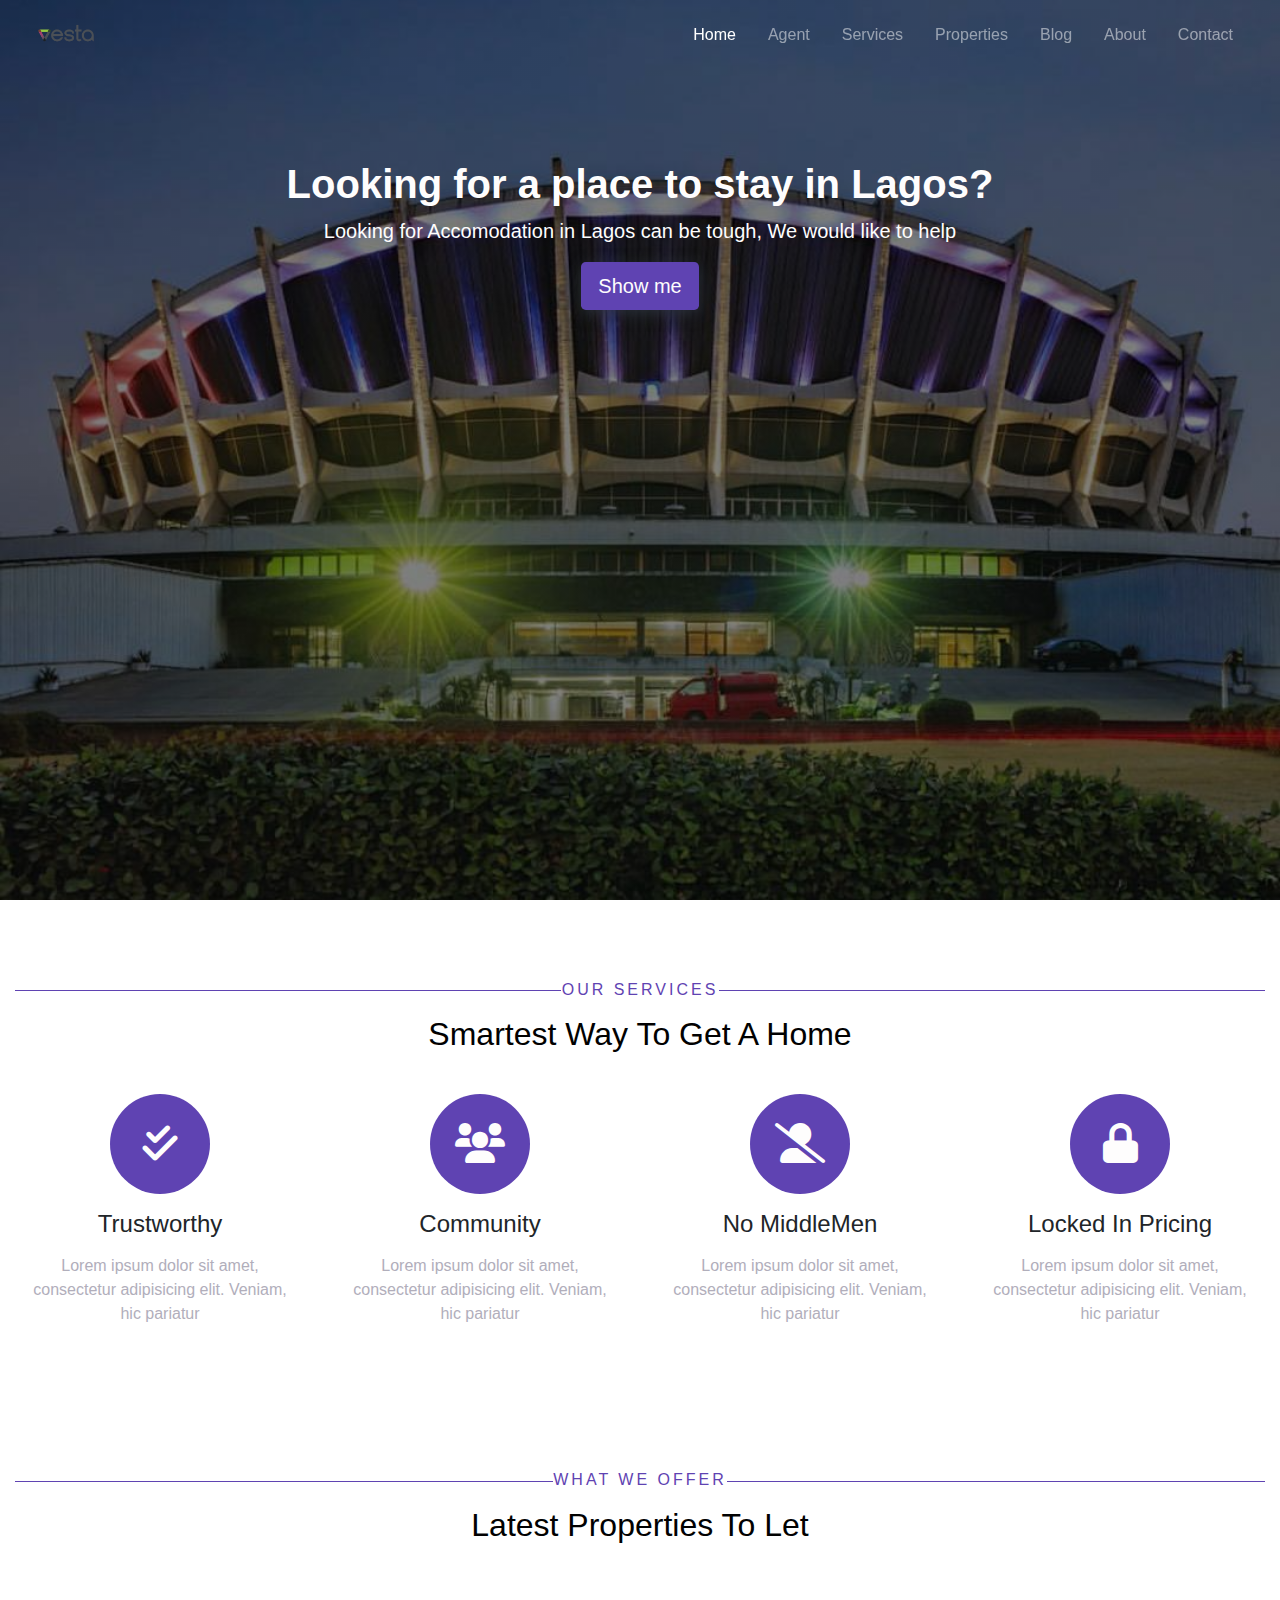
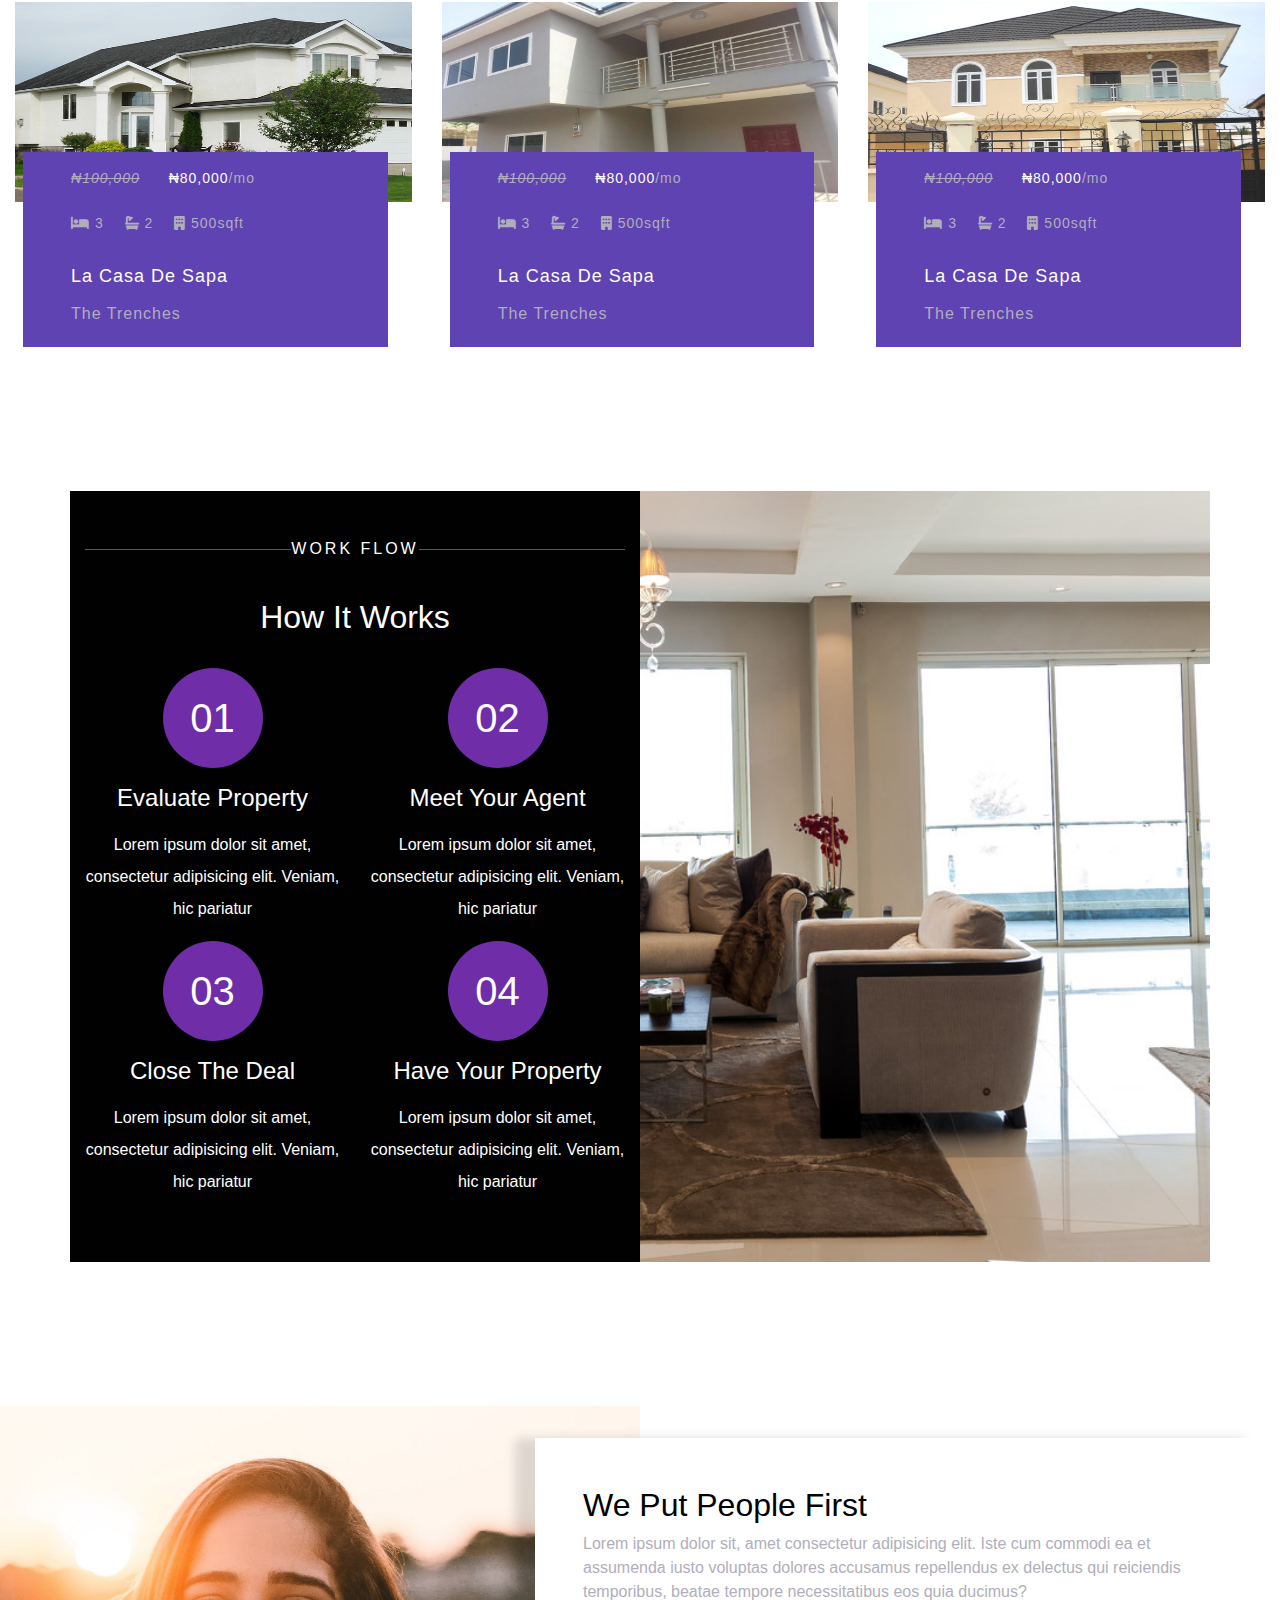
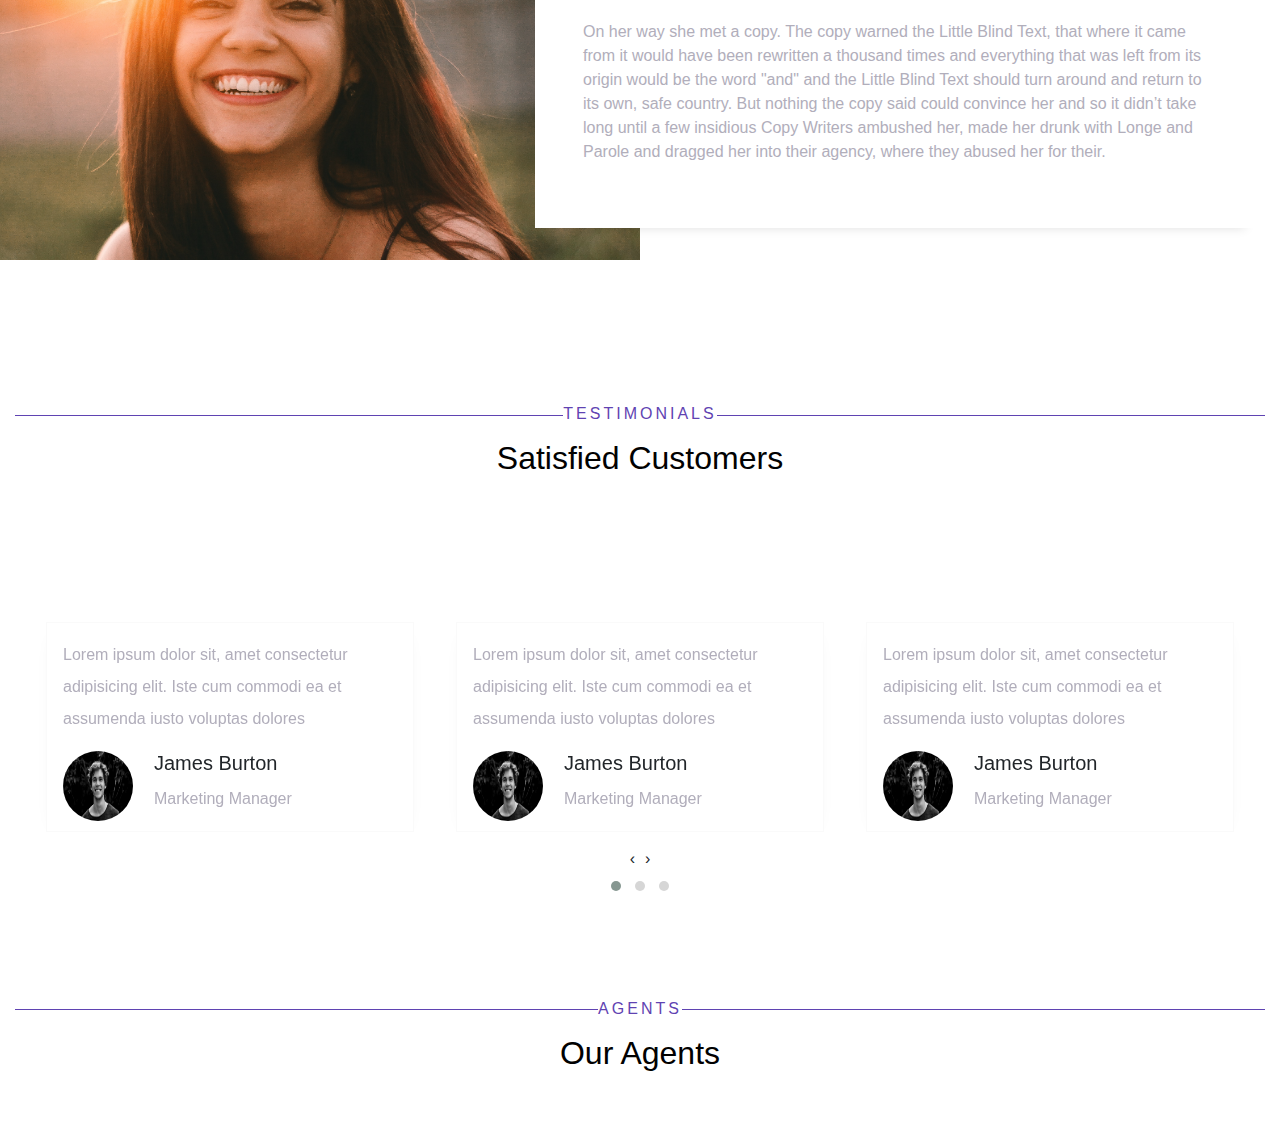
<file: index.html>
<!DOCTYPE html>
<html lang="en">

<head>
    <meta charset="UTF-8">
    <meta http-equiv="X-UA-Compatible" content="IE=edge">
    <meta name="viewport" content="width=device-width, initial-scale=1.0">
    <title>Vesta</title>
    <link rel="stylesheet" href="./assets/font awesome/css/all.css">
    <link rel="stylesheet" href="./assets/css/bootstrap.min.css">
    <link rel="stylesheet" href="./assets/css/style.css">
    <link rel="stylesheet" href="./assets/OwlCarousel/dist/assets/owl.carousel.min.css">
    <link rel="stylesheet" href="./assets/OwlCarousel/dist/assets/owl.theme.default.min.css">
</head>

<body>
    <header>
        <nav class="navbar navbar-expand-lg navbar-dark shadow-sm fixed-top">
            <div class="container-fluid">
                <a class="navbar-brand d-flex align-items-center" href="#">
                    <img src="./assets/img/vesta.png" alt="Vesta" class="img-fluid navbar-img">
                </a>
                <button class="navbar-toggler navbar-toggler-right border-0" type="button" data-toggle="collapse"
                    data-target="#navbar4" id="navar-toggler">
                    <span class="navbar-toggler-icon"></span>
                </button>


                <div class="collapse navbar-collapse" id="navbar4">
                    <ul class="navbar-nav ml-auto mt-3 mt-lg-0">
                        <li class="nav-item px-lg-2 active">
                            <a class="nav-link" href="#"> <span class="d-inline-block d-lg-none icon-width"><i
                                        class="fas fa-home"></i></span> Home
                            </a>
                        </li>
                        <li class="nav-item px-lg-2">
                            <a class="nav-link" href="#">
                                <span class="d-inline-block d-lg-none icon-width"><i class="fa fa-user-secret"
                                        aria-hidden="true"></i></span> Agent
                            </a>
                        </li>
                        <li class="nav-item px-lg-2"> <a class="nav-link" href="#"><span
                                    class="d-inline-block d-lg-none icon-width"><i class="fas fa-spa"></i></span>
                                Services</a>
                        </li>
                        <li class="nav-item px-lg-2">
                            <a class="nav-link" href="#">
                                <span class="d-inline-block d-lg-none icon-width">
                                    <i class="fas fa-hotel"></i>
                                </span> Properties
                            </a>
                        </li>
                        <li class="nav-item px-lg-2">
                            <a class="nav-link" href="#">
                                <span class="d-inline-block d-lg-none icon-width">
                                    <i class="fas fa-user-friends"></i>
                                </span> Blog
                            </a>
                        </li>
                        <li class="nav-item px-lg-2"> <a class="nav-link" href="#"><span
                                    class="d-inline-block d-lg-none icon-width"><i class="far fa-user"></i></i></span>
                                About</a>
                        </li>
                        <li class="nav-item px-lg-2"> <a class="nav-link" href="#"><span
                                    class="d-inline-block d-lg-none icon-width"><i class="far fa-envelope"></i></span>
                                Contact
                            </a>
                        </li>
                    </ul>
                    <!-- <ul class="navbar-nav ml-auto mt-3 mt-lg-0">
                        <li class="nav-item">
                            <a class="nav-link" href="#">
                                <i class="fab fa-twitter"></i><span class="d-lg-none ml-3">Twitter</span>
                            </a>
                        </li>
                        <li class="nav-item">
                            <a class="nav-link" href="#">
                                <i class="fab fa-facebook"></i><span class="d-lg-none ml-3">Facebook</span>
                            </a>
                        </li>
                        <li class="nav-item">
                            <a class="nav-link" href="#">
                                <i class="fab fa-instagram"></i><span class="d-lg-none ml-3">Instagram</span>
                            </a>
                        </li>
                        <li class="nav-item">
                            <a class="nav-link" href="#">
                                <i class="fab fa-linkedin"></i><span class="d-lg-none ml-3">Linkedin</span>
                            </a>
                        </li>
                    </ul> -->
                </div>
            </div>
        </nav>
    </header>

    <!--Main section -->
    <main>
        <!--Hero section-->
        <section id="hero">
            <div class="jumbotron jumbotron-fluid">
                <div class="px-4 py-5 my-5 text-center container">
                    <h1 class="display-5 font-weight-bold">Looking for a place to stay in Lagos?</h1>
                    <p class="lead">Looking for Accomodation in Lagos can be tough, We would like to help</p>
                    <button class="btn btn-lg butn">Show me</button>
                </div>
            </div>
        </section>

        <!--Why us section-->
        <section id="why_us">
            <div class="container-fluid my-3 py-5 text-center">
                <h6 class="text-uppercase head_text mb-2 pb-2"><span>Our services</span></h6>
                <h2 class="display-5 header_text text-capitalize mb-2 pb-2">Smartest way to get a home</h2>

                <div class="row mt-2">
                    <div class="col-lg-3 col-md-3 col-sm-12 col-xs-12">
                        <div class="transparent_card py-2 px-3 mt-3 mb-2">
                            <div class="fa_bg m-auto">
                                <i class="fas fa-check-double" aria-hidden="true"></i>
                            </div>

                            <h3 class="text-capitalize my-2 py-2 services_headtext">Trustworthy</h3>
                            <p>
                                Lorem ipsum dolor sit amet, consectetur adipisicing elit. Veniam, hic
                                pariatur
                            </p>
                        </div>
                    </div>
                    <div class="col-lg-3 col-md-3 col-sm-12 col-xs-12 text-center">
                        <div class="transparent_card py-2 px-3 mt-3 mb-2">
                            <div class="fa_bg m-auto">
                                <i class="fa fa-users" aria-hidden="true"></i>
                            </div>

                            <h3 class="text-capitalize my-2 py-2 services_headtext">Community</h3>
                            <p>
                                Lorem ipsum dolor sit amet, consectetur adipisicing elit. Veniam, hic
                                pariatur
                            </p>
                        </div>
                    </div>
                    <div class="col-lg-3 col-md-3 col-sm-12 col-xs-12 text-center">
                        <div class="transparent_card py-2 px-3 mt-3 mb-2">
                            <div class="fa_bg m-auto">
                                <i class="fas fa-user-alt-slash"></i>
                            </div>

                            <h3 class="text-capitalize my-2 py-2 services_headtext">No MiddleMen</h3>
                            <p>
                                Lorem ipsum dolor sit amet, consectetur adipisicing elit. Veniam, hic
                                pariatur
                            </p>
                        </div>
                    </div>
                    <div class="col-lg-3 col-md-3 col-sm-12 col-xs-12 text-center">
                        <div class="transparent_card py-2 px-3 mt-3 mb-2">
                            <div class="fa_bg m-auto">
                                <i class="fa fa-lock" aria-hidden="true"></i>
                            </div>

                            <h3 class="text-capitalize my-2 py-2 services_headtext">Locked In Pricing</h3>
                            <p>
                                Lorem ipsum dolor sit amet, consectetur adipisicing elit. Veniam, hic
                                pariatur
                            </p>
                        </div>
                    </div>
                </div>
            </div>
        </section>

        <!--to let section-->
        <section id="to_let">
            <div class="container-fluid py-5 my-3" id="cards_landscape_wrap-2">
                <h6 class="text-uppercase head_text text-center mb-2 pb-2"><span>what we offer</span></h6>
                <h2 class="display-5 header_text text-capitalize text-center">Latest Properties to let</h2>

                <!-- Topic Cards -->
                <div class="row">
                    <div class="col-xs-12 col-sm-12 col-md-4 col-lg-4">
                        <a href="">
                            <div class="card-flyer">
                                <div class="text-box">
                                    <div class="image-box">
                                        <img src="./assets/img/house.jpg" alt="" />
                                    </div>
                                    <div class="text-container py-3 ml-2 mr-4 px-2">
                                        <!-- <h5 class="text-uppercase mt-0 mb-2 font-weight-bold">Title 01</h5> -->
                                        <div class="price pb-4 text-center text-sm-left ml-sm-4 pl-sm-3">
                                            <span class="mr-4 old_price"><em><del><span
                                                            class="naira">&#x20A6</span>100,000</del></span></em></span>
                                            <span class="new_price"><span class="naira">&#x20A6</span>80,000<span
                                                    class="per_month">/mo</span></span>
                                        </div>
                                        <ul class="property_list pb-3">
                                            <li class="d-inline-block mr-3"><i class="fa fa-bed" aria-hidden="true"></i>
                                                3</li>
                                            <li class="d-inline-block mr-3"><i class="fa fa-bath"
                                                    aria-hidden="true"></i> 2</li>
                                            <li class="d-inline-block"><i class="fa fa-building" aria-hidden="true"></i>
                                                500sqft</li>
                                        </ul>

                                        <div class="house_info ml-4 pl-3">
                                            <h5 class="pb-2">La Casa De Sapa</h5>
                                            <h6>The Trenches</h6>
                                        </div>

                                    </div>
                                </div>
                            </div>
                        </a>
                    </div>
                    <div class="col-xs-12 col-sm-12 col-md-4 col-lg-4">
                        <a href="">
                            <div class="card-flyer">
                                <div class="text-box">
                                    <div class="image-box">
                                        <img src="./assets/img/house3.jpg" alt="" />
                                    </div>
                                    <div class="text-container py-3 ml-2 mr-4 px-2">
                                        <!-- <h5 class="text-uppercase mt-0 mb-2 font-weight-bold">Title 01</h5> -->
                                        <div class="price pb-4 text-center text-sm-left ml-sm-4 pl-sm-3">
                                            <span class="mr-4 old_price"><em><del><span
                                                            class="naira">&#x20A6</span>100,000</del></span></em></span>
                                            <span class="new_price"><span class="naira">&#x20A6</span>80,000<span
                                                    class="per_month">/mo</span></span>
                                        </div>
                                        <ul class="property_list pb-3">
                                            <li class="d-inline-block mr-3"><i class="fa fa-bed" aria-hidden="true"></i>
                                                3</li>
                                            <li class="d-inline-block mr-3"><i class="fa fa-bath"
                                                    aria-hidden="true"></i> 2</li>
                                            <li class="d-inline-block"><i class="fa fa-building" aria-hidden="true"></i>
                                                500sqft</li>
                                        </ul>

                                        <div class="house_info ml-4 pl-3">
                                            <h5 class="pb-2">La Casa De Sapa</h5>
                                            <h6>The Trenches</h6>
                                        </div>

                                    </div>
                                </div>
                            </div>
                        </a>
                    </div>
                    <div class="col-xs-12 col-sm-12 col-md-4 col-lg-4">
                        <a href="">
                            <div class="card-flyer">
                                <div class="text-box">
                                    <div class="image-box">
                                        <img src="./assets/img/house2.jpg" alt="" />
                                    </div>
                                    <div class="text-container py-3 ml-2 mr-4 px-2">
                                        <!-- <h5 class="text-uppercase mt-0 mb-2 font-weight-bold">Title 01</h5> -->
                                        <div class="price pb-4 text-center text-sm-left ml-sm-4 pl-sm-3">
                                            <span class="mr-4 old_price"><em><del><span
                                                            class="naira">&#x20A6</span>100,000</del></span></em></span>
                                            <span class="new_price"><span class="naira">&#x20A6</span>80,000<span
                                                    class="per_month">/mo</span></span>
                                        </div>
                                        <ul class="property_list pb-3">
                                            <li class="d-inline-block mr-3"><i class="fa fa-bed" aria-hidden="true"></i>
                                                3</li>
                                            <li class="d-inline-block mr-3"><i class="fa fa-bath"
                                                    aria-hidden="true"></i> 2</li>
                                            <li class="d-inline-block"><i class="fa fa-building" aria-hidden="true"></i>
                                                500sqft</li>
                                        </ul>

                                        <div class="house_info ml-4 pl-3">
                                            <h5 class="pb-2">La Casa De Sapa</h5>
                                            <h6>The Trenches</h6>
                                        </div>

                                    </div>
                                </div>
                            </div>
                        </a>
                    </div>
                </div>
            </div>
        </section>

        <section id="how_it_works" class="my-5 py-5">
            <div class="container full_how">
                <div class="row">
                    <div class="col-6 rs_how py-5">
                        <h6 class="text-uppercase head_text text-center mb-2 pb-2"><span>work Flow</span></h6>
                        <h2 class="text-capitalize text-center my-3 py-3">How it Works</h2>

                        <div class="row text-white">
                            <div class="col-lg-6 col-md-12 text-center ">
                                <div class="fa_bg m-auto">
                                    01
                                </div>
                                <h3 class="text-capitalize my-2 py-2 services_headtext">Evaluate Property</h3>
                                <p>
                                    Lorem ipsum dolor sit amet, consectetur adipisicing elit. Veniam, hic
                                    pariatur
                                </p>
                            </div>
                            <div class="col-lg-6 col-md-12 text-center">
                                <div class="fa_bg m-auto">
                                    02
                                </div>
                                <h3 class="text-capitalize my-2 py-2 services_headtext">Meet Your Agent</h3>
                                <p>
                                    Lorem ipsum dolor sit amet, consectetur adipisicing elit. Veniam, hic
                                    pariatur
                                </p>
                            </div>
                            <div class="col-lg-6 col-md-12 text-center">
                                <div class="fa_bg m-auto">
                                    03
                                </div>
                                <h3 class="text-capitalize my-2 py-2 services_headtext">Close The Deal</h3>
                                <p>
                                    Lorem ipsum dolor sit amet, consectetur adipisicing elit. Veniam, hic
                                    pariatur
                                </p>
                            </div>
                            <div class="col-lg-6 col-md-12 text-center">
                                <div class="fa_bg m-auto">
                                    04
                                </div>
                                <h3 class="text-capitalize my-2 py-2 services_headtext">Have Your Property</h3>
                                <p>
                                    Lorem ipsum dolor sit amet, consectetur adipisicing elit. Veniam, hic
                                    pariatur
                                </p>
                            </div>
                        </div>
                    </div>
                </div>
            </div>
        </section>

        <section id="people_section" class="my-5 py-5">
            <div class="container-fluid">
                <div class="row">
                    <div class="col-sm-6 col-12 full_people pl-2"></div>
                    <div class="col-sm-6 col-12 py-sm-3">
                        <div class="text-background my-sm-3 p-5">
                            <h2 class="display-5 header_text text-capitalize">We Put People First</h2>
                            <div class="display_parag">
                                <p>
                                    Lorem ipsum dolor sit, amet consectetur adipisicing elit. Iste cum commodi ea et
                                    assumenda iusto voluptas dolores accusamus repellendus ex delectus qui reiciendis
                                    temporibus, beatae tempore necessitatibus eos quia ducimus?
                                </p>
                                <p>
                                    On her way she met a copy. The copy warned the Little Blind Text, that where it came
                                    from it would have been rewritten a thousand times and everything that was left from
                                    its origin would be the word "and" and the Little Blind Text should turn around and
                                    return to its own, safe country. But nothing the copy said could convince her and so
                                    it didn’t take long until a few insidious Copy Writers ambushed her, made her drunk
                                    with Longe and Parole and dragged her into their agency, where they abused her for
                                    their.
                                </p>
                            </div>
                        </div>
                    </div>
                </div>
            </div>
        </section>

        <section id="testimonial" class="my-5 py-5">
            <div class="container-fluid">
                <h6 class="text-uppercase head_text text-center mb-2 pb-2"><span>Testimonials</span></h6>
                <h2 class="display-5 header_text text-capitalize text-center mb-3 pb-5">Satisfied Customers</h2>

                <div class="container-fluid pt-5 mt-5">
                    <div class="owl-carousel owl-theme">
                        <div class="item">
                            <div class="pt-3 px-3 mx-3 owl_carousel_container d-block">
                                <p class="carousel_parag">
                                    Lorem ipsum dolor sit, amet consectetur adipisicing elit. Iste cum commodi ea et
                                    assumenda iusto voluptas dolores
                                </p>
                                <div class="row">
                                    <div class="col-3">
                                        <img src="./assets/img/person.jpg" alt="" class="user_img">
                                    </div>
                                    <div class="col-9">
                                        <h5>James Burton</h5>
                                        <p class="carousel_parag">Marketing Manager</p>
                                    </div>
                                </div>
                            </div>
                        </div>
                        <div class="item">
                            <div class="pt-3 px-3 mx-3 owl_carousel_container d-block">
                                <p class="carousel_parag">
                                    Lorem ipsum dolor sit, amet consectetur adipisicing elit. Iste cum commodi ea et
                                    assumenda iusto voluptas dolores
                                </p>
                                <div class="row">
                                    <div class="col-3">
                                        <img src="./assets/img/person.jpg" alt="" class="user_img">
                                    </div>
                                    <div class="col-9">
                                        <h5>James Burton</h5>
                                        <p class="carousel_parag">Marketing Manager</p>
                                    </div>
                                </div>
                            </div>
                        </div>
                        <div class="item">
                            <div class="pt-3 px-3 mx-3 owl_carousel_container d-block">
                                <p class="carousel_parag">
                                    Lorem ipsum dolor sit, amet consectetur adipisicing elit. Iste cum commodi ea et
                                    assumenda iusto voluptas dolores
                                </p>
                                <div class="row">
                                    <div class="col-3">
                                        <img src="./assets/img/person.jpg" alt="" class="user_img">
                                    </div>
                                    <div class="col-9">
                                        <h5>James Burton</h5>
                                        <p class="carousel_parag">Marketing Manager</p>
                                    </div>
                                </div>
                            </div>
                        </div>
                        <div class="item">
                            <div class="pt-3 px-3 mx-3 owl_carousel_container d-block">
                                <p class="carousel_parag">
                                    Lorem ipsum dolor sit, amet consectetur adipisicing elit. Iste cum commodi ea
                                    et assumenda iusto voluptas dolores
                                </p>
                                <div class="row">
                                    <div class="col-3">
                                        <img src="./assets/img/person.jpg" alt="" class="user_img">
                                    </div>
                                    <div class="col-9">
                                        <h5>James Burton</h5>
                                        <p class="carousel_parag">Marketing Manager</p>
                                    </div>
                                </div>
                            </div>
                        </div>
                        <div class="item">
                            <div class="pt-3 px-3 mx-3 owl_carousel_container d-block">
                                <p class="carousel_parag">
                                    Lorem ipsum dolor sit, amet consectetur adipisicing elit. Iste cum commodi ea et
                                    assumenda iusto voluptas dolores
                                </p>
                                <div class="row">
                                    <div class="col-3">
                                        <img src="./assets/img/person.jpg" alt="" class="user_img">
                                    </div>
                                    <div class="col-9">
                                        <h5>James Burton</h5>
                                        <p class="carousel_parag">Marketing Manager</p>
                                    </div>
                                </div>
                            </div>
                        </div>
                        <div class="item">
                            <div class="pt-3 px-3 mx-3 owl_carousel_container">
                                <p class="carousel_parag">
                                    Lorem ipsum dolor sitq, amet consectetur adipisicing elit. Iste
                                    cum commodi ea et assumenda iusto voluptas dolores
                                </p>
                                <div class="row">
                                    <div class="col-3">
                                        <img src="./assets/img/person.jpg" alt="" class="user_img">
                                    </div>
                                    <div class="col-9">
                                        <h5>James Burton</h5>
                                        <p class="carousel_parag">Marketing Manager</p>
                                    </div>
                                </div>
                            </div>
                        </div>
                        <div class="item">
                            <div class="pt-3 px-3 mx-3 owl_carousel_container">
                                <p class="carousel_parag">
                                    Lorem ipsum dolor sit, amet consectetur adipisicing elit. Iste cum commodi ea et
                                    assumenda iusto voluptas dolores
                                </p>
                                <div class="row">
                                    <div class="col-3">
                                        <img src="./assets/img/person.jpg" alt="" class="user_img">
                                    </div>
                                    <div class="col-9">
                                        <h5>James Burton</h5>
                                        <p class="carousel_parag">Marketing Manager</p>
                                    </div>
                                </div>
                            </div>
                        </div>
                        <div class="item">
                            <div class="pt-3 px-3 mx-3 owl_carousel_container">
                                <p class="carousel_parag">
                                    Lorem ipsum dolor sit, amet consectetur adipisicing elit. Iste cum commodi ea et
                                    assumenda
                                    iusto voluptas dolores
                                </p>
                                <div class="row">
                                    <div class="col-3">
                                        <img src="./assets/img/person.jpg" alt="" class="user_img">
                                    </div>
                                    <div class="col-9">
                                        <h5>James Burton</h5>
                                        <p class="carousel_parag">Marketing Manager</p>
                                    </div>
                                </div>
                            </div>
                        </div>
                    </div>
                </div> 
            </div>
        </section>

        <section class="our_agents" class="py-5 my-5">
            <div class="container-fluid">
                <h6 class="text-uppercase head_text text-center mb-2 pb-2"><span>Agents</span></h6>
                <h2 class="display-5 header_text text-capitalize text-center mb-3 pb-5">Our Agents</h2>

                <div class="row">
                    <div class="col-md-3">
                        
                    </div>
                </div>
            </div>
        </section>
    </main>

    <script src="./assets/js/jquery.js" type="text/javascript"></script>
    <script type="text/javascript">
        $(document).ready(function () {
            $('.owl-carousel').owlCarousel({
                loop: true,
                margin: 10,
                nav: true,
                autoplay: true,
                autoplayTimeout: 3000,
                autoplayHoverPause: true,
                responsive: {
                    0: {
                        items: 1
                    },
                    600: {
                        items: 2
                    },
                    1000: {
                        items: 3
                    }
                }
            });

            function checkScroll() {
                startY = $('.navbar').height() * 2; //The point where the navbar changes in px

                if ($(window).scrollTop() > startY) {
                    $('.navbar').addClass("scrolled");
                } else {
                    $('.navbar').removeClass("scrolled");
                }
            }

            if ($('.navbar').length > 0) {
                $(window).on("scroll load resize", function () {
                    checkScroll();
                });
            }
            $(".navbar-toggler").click(function () {
                if ($(window).scrollTop() < $('.navbar').heightx() * 2) {
                    $('.navbar').toggleClass("scrolled");
                }
            });
        });
    </script>
    <script src="./assets/js/bootstrap.bundle.min.js" type="text/javascript"></script>
    <script src="./assets/OwlCarousel/dist/owl.carousel.min.js"></script>
</body>

</html>
</file>
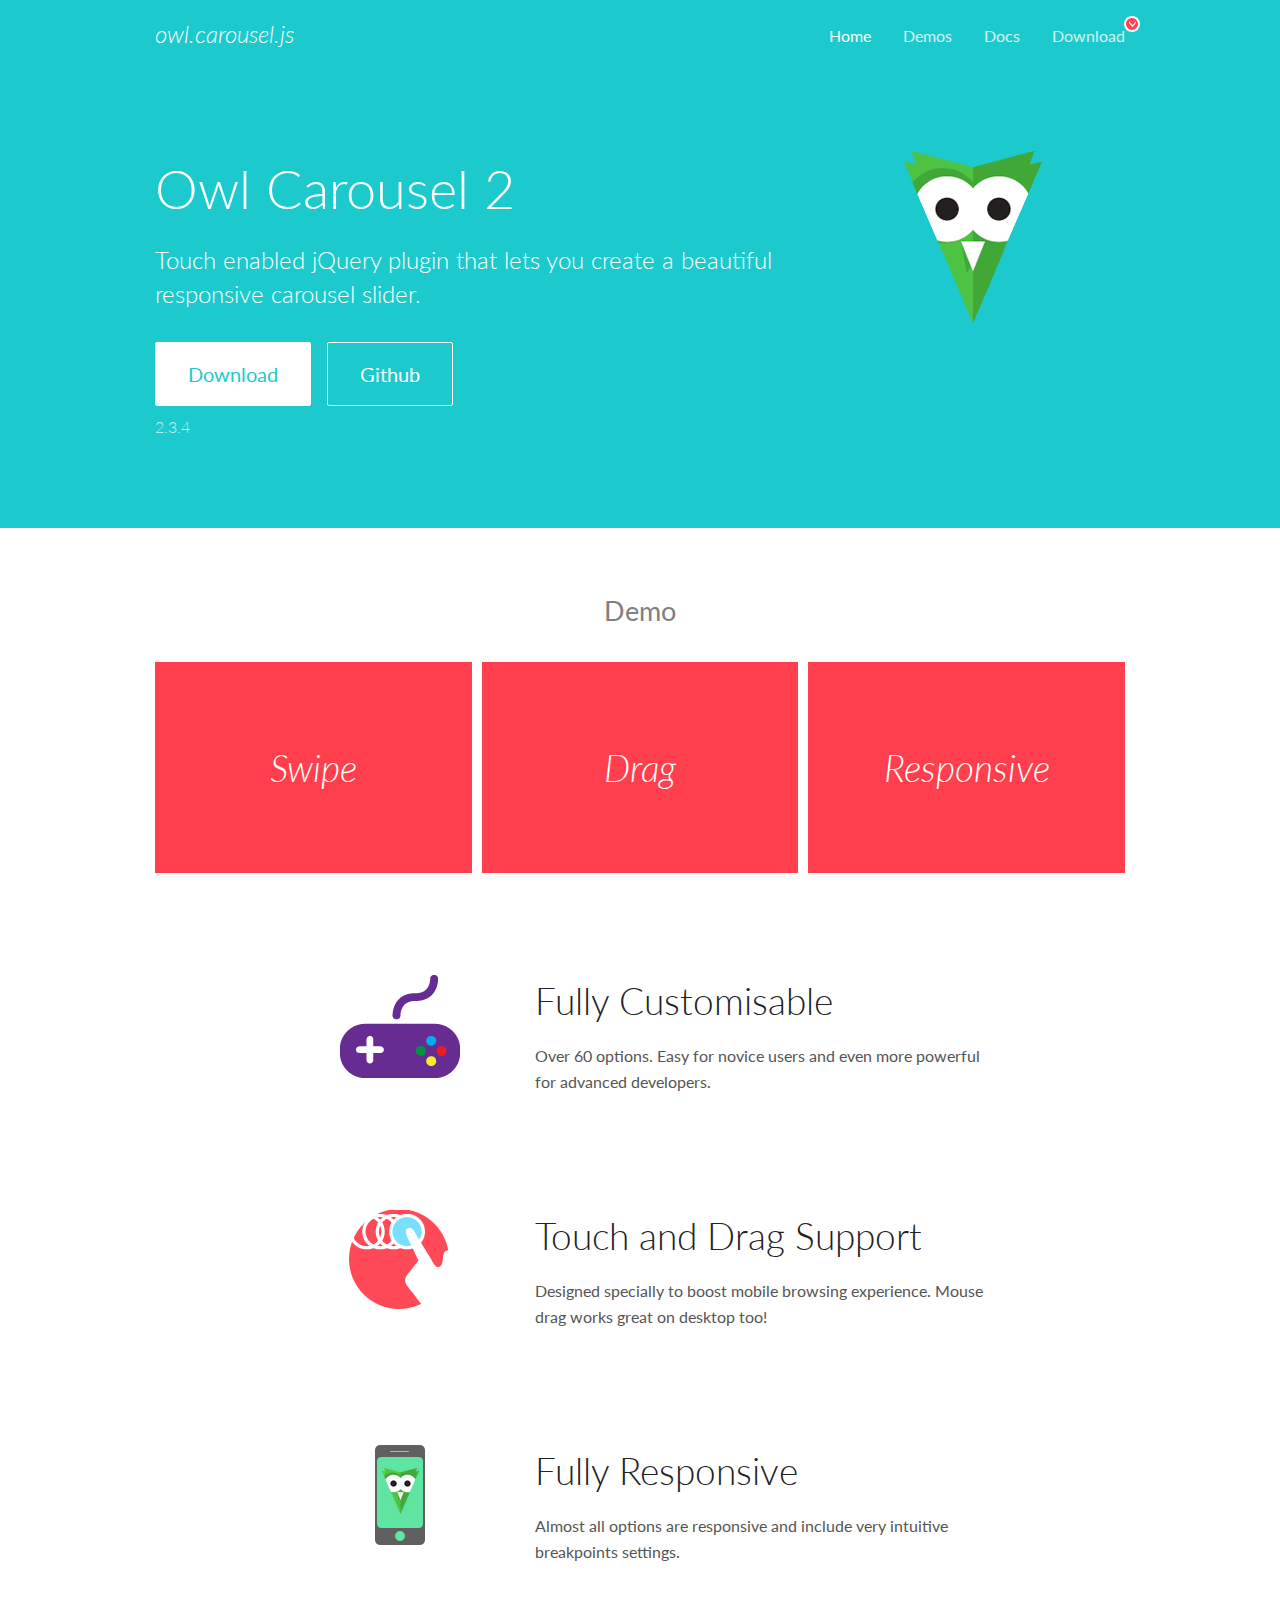
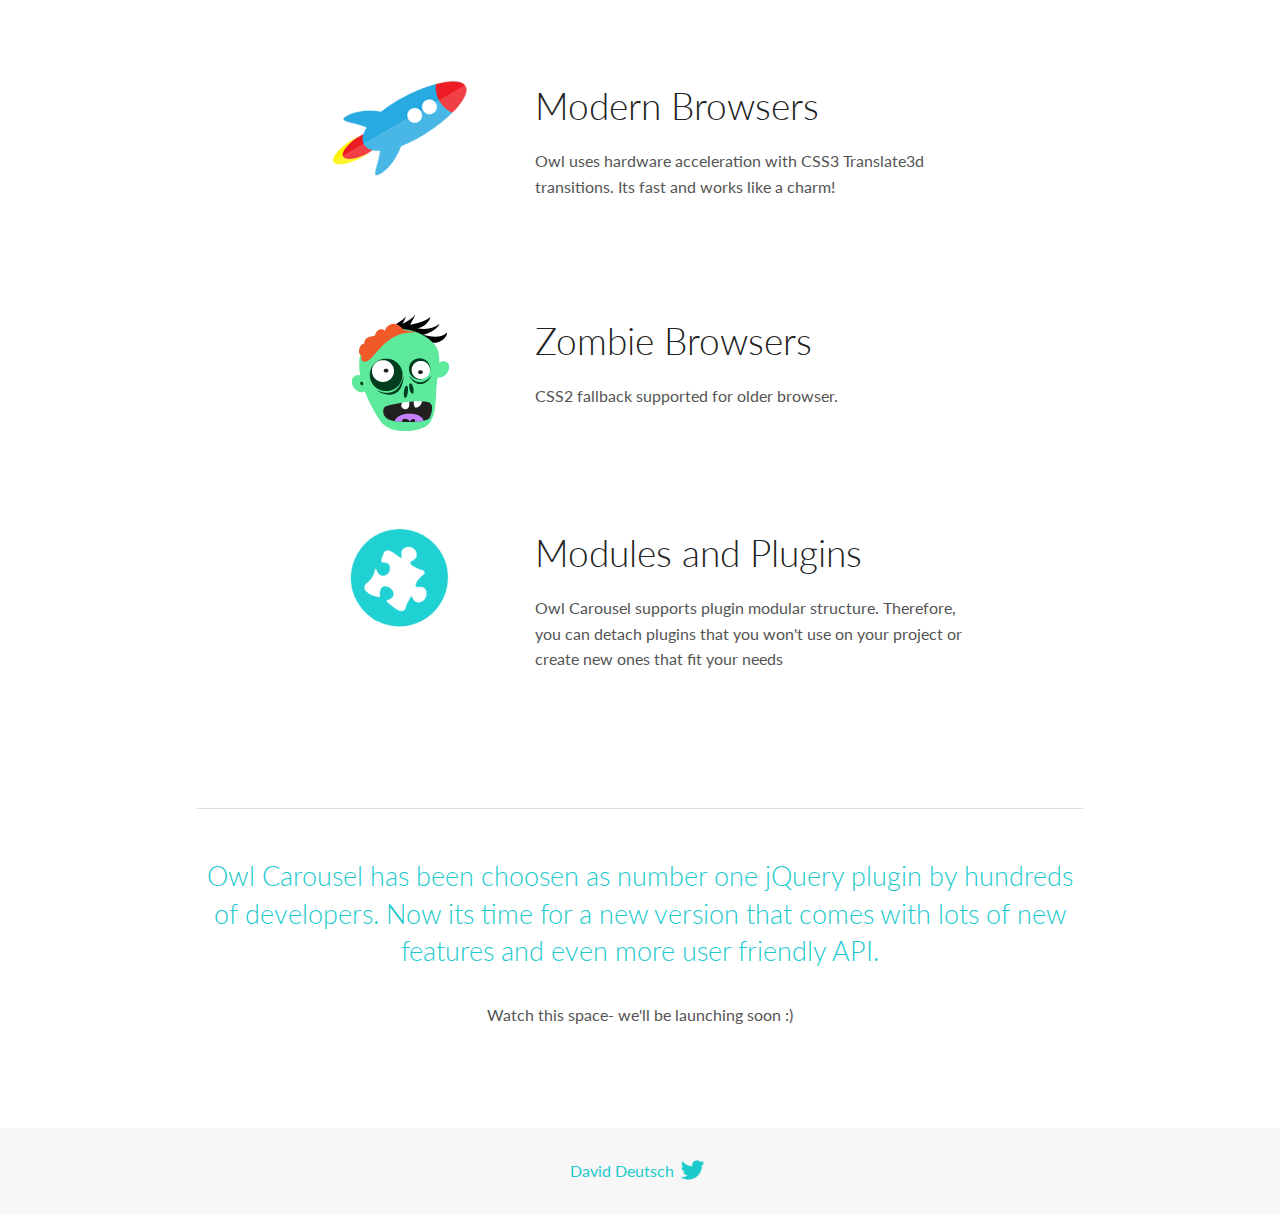
<file: assets/OwlCarousel/docs/index.html>
<!DOCTYPE html>
<html lang="en">
  <head>

    <!-- head -->
    <meta charset="utf-8">
    <meta name="msapplication-tap-highlight" content="no" />
    <meta name="viewport" content="width=device-width, initial-scale=1.0" />
    <meta name="description" content="Touch enabled jQuery plugin that lets you create beautiful responsive carousel slider.">
    <meta name="author" content="David Deutsch">
    <title>
      Home | Owl Carousel | 2.3.4
    </title>

    <!-- Stylesheets -->
    <link href='https://fonts.googleapis.com/css?family=Lato:300,400,700,400italic,300italic' rel='stylesheet' type='text/css'>
    <link rel="stylesheet" href="assets/css/docs.theme.min.css">

    <!-- Owl Stylesheets -->
    <link rel="stylesheet" href="assets/owlcarousel/assets/owl.carousel.min.css">
    <link rel="stylesheet" href="assets/owlcarousel/assets/owl.theme.default.min.css">

    <!-- HTML5 shim and Respond.js IE8 support of HTML5 elements and media queries -->

    <!--[if lt IE 9]>
      <script src="https://oss.maxcdn.com/libs/html5shiv/3.7.0/html5shiv.js"></script>
      <script src="https://oss.maxcdn.com/libs/respond.js/1.3.0/respond.min.js"></script>
    <![endif]-->

    <!-- Favicons -->
    <link rel="apple-touch-icon-precomposed" sizes="144x144" href="assets/ico/apple-touch-icon-144-precomposed.png">
    <link rel="shortcut icon" href="assets/ico/favicon.png">
    <link rel="shortcut icon" href="favicon.ico">

    <!-- Yeah i know js should not be in header. Its required for demos.-->

    <!-- javascript -->
    <script src="assets/vendors/jquery.min.js"></script>
    <script src="assets/owlcarousel/owl.carousel.js"></script>
  </head>
  <body>

    <!-- header -->
    <header class="header">
      <div class="row">
        <div class="large-12 columns">
          <div class="brand left">
            <h3>
              <a href="/OwlCarousel2/">owl.carousel.js</a> 
            </h3>
          </div>
          <a id="toggle-nav" class="right">
            <span></span> <span></span> <span></span> 
          </a> 
          <div class="nav-bar">
            <ul class="clearfix">
              <li class="active">
                <a href="/OwlCarousel2/index.html">Home</a> 
              </li>
              <li> <a href="/OwlCarousel2/demos/demos.html">Demos</a>  </li>
              <li> <a href="/OwlCarousel2/docs/started-welcome.html">Docs</a>  </li>
              <li>
                <a href="https://github.com/OwlCarousel2/OwlCarousel2/archive/2.3.4.zip">Download</a> 
                <span class="download"></span> 
              </li>
            </ul>
          </div>
        </div>
      </div>
    </header>

    <!-- home panel -->
    <section id="hero">
      <div class="row">
        <div class="large-8 medium-8 columns">
          <h1>Owl Carousel 2</h1>
          <h4>Touch enabled jQuery plugin that lets you create a beautiful responsive carousel slider.</h4>
          <a href="https://github.com/OwlCarousel2/OwlCarousel2/archive/2.3.4.zip" class="hero-button">Download</a> 
          <a href="https://github.com/OwlCarousel2/OwlCarousel2" class="hero-button outline">Github</a> 
          <p>2.3.4</p>
        </div>
        <div class="large-4 medium-4 columns">
          <img class="owl-logo" src="assets/img/owl-logo.png" alt="mr. Owl">
        </div>
      </div>
    </section>

    <!-- body -->
    <div class="home-demo">
      <div class="row">
        <div class="large-12 columns">
          <h3>Demo</h3>
          <div class="owl-carousel">
            <div class="item">
              <h2>Swipe</h2>
            </div>
            <div class="item">
              <h2>Drag</h2>
            </div>
            <div class="item">
              <h2>Responsive</h2>
            </div>
            <div class="item">
              <h2>CSS3</h2>
            </div>
            <div class="item">
              <h2>Fast</h2>
            </div>
            <div class="item">
              <h2>Easy</h2>
            </div>
            <div class="item">
              <h2>Free</h2>
            </div>
            <div class="item">
              <h2>Upgradable</h2>
            </div>
            <div class="item">
              <h2>Tons of options</h2>
            </div>
            <div class="item">
              <h2>Infinity</h2>
            </div>
            <div class="item">
              <h2>Auto Width</h2>
            </div>
          </div>
        </div>
      </div>
    </div>
    <script>
      var owl = $('.owl-carousel');
      owl.owlCarousel({
        margin: 10,
        loop: true,
        responsive: {
          0: {
            items: 1
          },
          600: {
            items: 2
          },
          1000: {
            items: 3
          }
        }
      })
    </script>

    <!-- features -->
    <div id="features">
      <div class="row">
        <div class="small-12 medium-9 small-centered columns">
          <section class="row feature">
            <div class="medium-4 small-12 columns">
              <img src="assets/img/feature-options.png" alt="">
            </div>
            <div class="medium-8 small-12 columns">
              <h2>Fully Customisable</h2>
              <p>Over 60 options. Easy for novice users and even more powerful for advanced developers.</p>
            </div>
          </section>
          <section class="row feature">
            <div class="medium-4 small-12 columns">
              <img src="assets/img/feature-drag.png" alt="">
            </div>
            <div class="medium-8 small-12 columns">
              <h2>Touch and Drag Support</h2>
              <p>Designed specially to boost mobile browsing experience. Mouse drag works great on desktop too!</p>
            </div>
          </section>
          <section class="row feature">
            <div class="medium-4 small-12 columns">
              <img src="assets/img/feature-responsive.png" alt="">
            </div>
            <div class="medium-8 small-12 columns">
              <h2>Fully Responsive</h2>
              <p>Almost all options are responsive and include very intuitive breakpoints settings.</p>
            </div>
          </section>
          <section class="row feature">
            <div class="medium-4 small-12 columns">
              <img src="assets/img/feature-modern.png" alt="">
            </div>
            <div class="medium-8 small-12 columns">
              <h2>Modern Browsers</h2>
              <p>Owl uses hardware acceleration with CSS3 Translate3d transitions. Its fast and works like a charm! </p>
            </div>
          </section>
          <section class="row feature">
            <div class="medium-4 small-12 columns">
              <img src="assets/img/feature-zombie.png" alt="">
            </div>
            <div class="medium-8 small-12 columns">
              <h2>Zombie Browsers</h2>
              <p>CSS2 fallback supported for older browser.</p>
            </div>
          </section>
          <section class="row feature">
            <div class="medium-4 small-12 columns">
              <img src="assets/img/feature-module.png" alt="">
            </div>
            <div class="medium-8 small-12 columns">
              <h2>Modules and Plugins</h2>
              <p>Owl Carousel supports plugin modular structure. Therefore, you can detach plugins that you won&#x27;t use on your project or create new ones that fit your needs</p>
            </div>
          </section>
        </div>
      </div>
    </div>

    <!-- footer -->
    <section id="teaser-text">
      <div class="row">
        <div class="small-12 medium-11 small-centered columns">
          <hr>
          <h3 id="owl-carousel-has-been-choosen-as-number-one-jquery-plugin-by-hundreds-of-developers-now-its-time-for-a-new-version-that-comes-with-lots-of-new-features-and-even-more-user-friendly-api-">Owl Carousel has been choosen as number one jQuery plugin by hundreds of developers. Now its time for a new version that comes with lots of new features and even more user friendly API.</h3>
          <p>Watch this space- we&#39;ll be launching soon :)</p>
        </div>
      </div>
    </section>

    <!-- footer -->
    <footer class="footer">
      <div class="row">
        <div class="large-12 columns">
          <h5>
            <a href="/OwlCarousel2/docs/support-contact.html">David Deutsch</a> 
            <a id="custom-tweet-button" href="https://twitter.com/share?url=https://github.com/OwlCarousel2/OwlCarousel2&text=Owl Carousel - This is so awesome! " target="_blank"></a> 
          </h5>
        </div>
      </div>
    </footer>

    <!-- vendors -->
    <script src="assets/vendors/highlight.js"></script>
    <script src="assets/js/app.js"></script>
  </body>
</html>
</file>
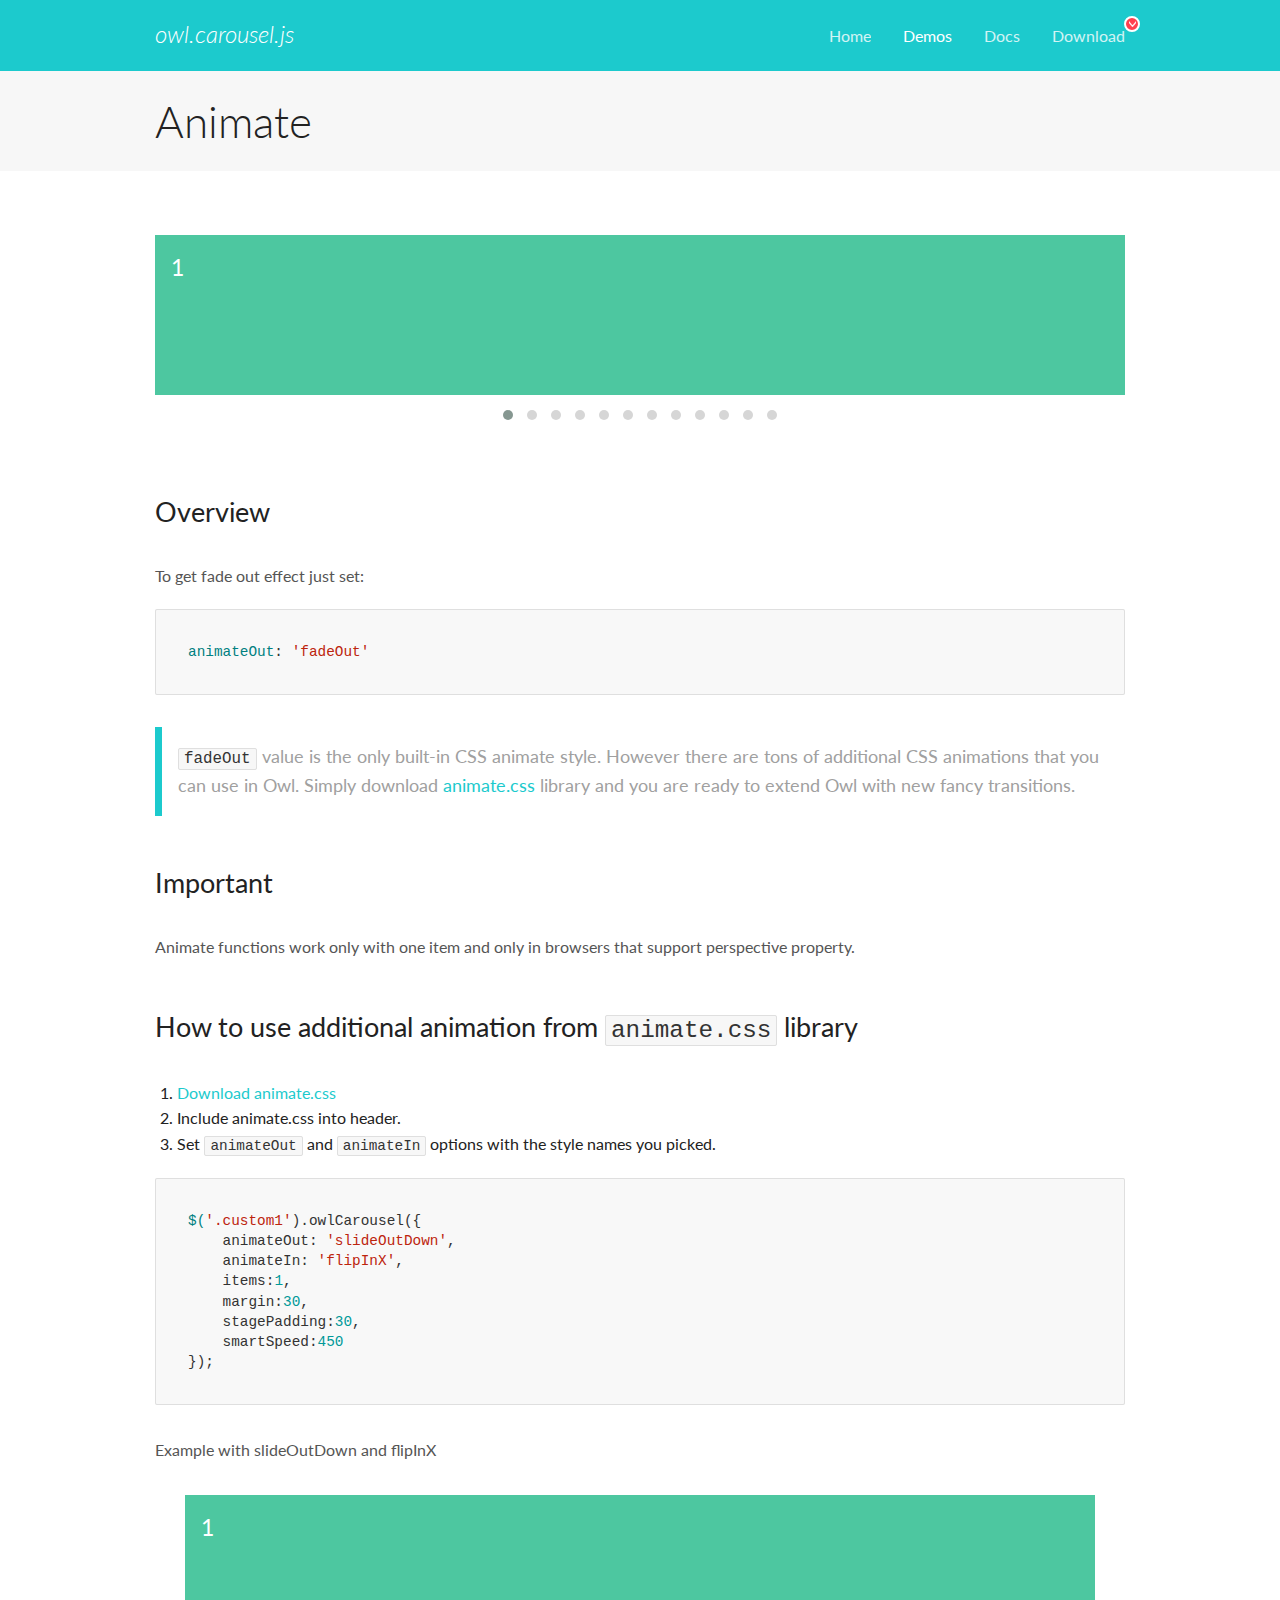
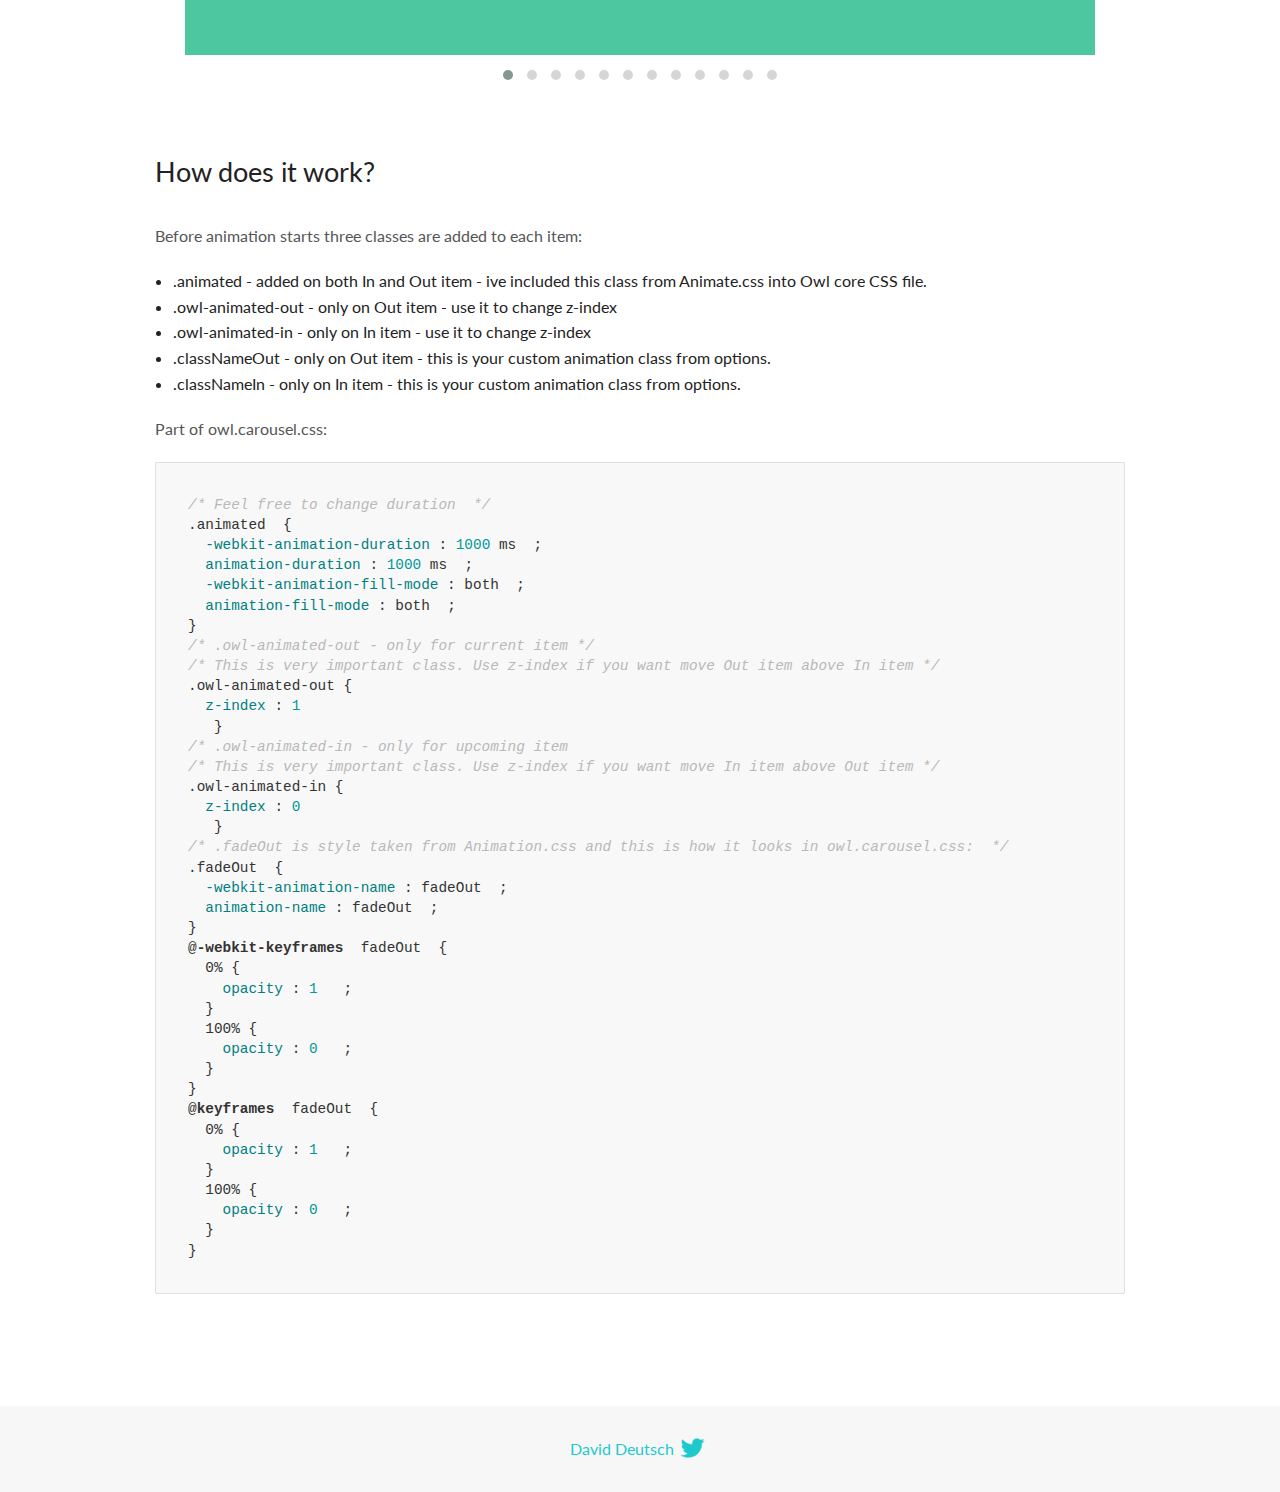
<file: assets/OwlCarousel/docs/demos/animate.html>
<!DOCTYPE html>
<html lang="en">
  <head>

    <!-- head -->
    <meta charset="utf-8">
    <meta name="msapplication-tap-highlight" content="no" />
    <meta name="viewport" content="width=device-width, initial-scale=1.0" />
    <meta name="description" content="Animate carousel">
    <meta name="author" content="David Deutsch">
    <title>
      Animate Demo | Owl Carousel | 2.3.4
    </title>

    <!-- Stylesheets -->
    <link href='https://fonts.googleapis.com/css?family=Lato:300,400,700,400italic,300italic' rel='stylesheet' type='text/css'>
    <link rel="stylesheet" href="../assets/css/docs.theme.min.css">

    <!-- Owl Stylesheets -->
    <link rel="stylesheet" href="../assets/owlcarousel/assets/owl.carousel.min.css">
    <link rel="stylesheet" href="../assets/owlcarousel/assets/owl.theme.default.min.css">

    <!-- HTML5 shim and Respond.js IE8 support of HTML5 elements and media queries -->

    <!--[if lt IE 9]>
      <script src="https://oss.maxcdn.com/libs/html5shiv/3.7.0/html5shiv.js"></script>
      <script src="https://oss.maxcdn.com/libs/respond.js/1.3.0/respond.min.js"></script>
    <![endif]-->

    <!-- Favicons -->
    <link rel="apple-touch-icon-precomposed" sizes="144x144" href="../assets/ico/apple-touch-icon-144-precomposed.png">
    <link rel="shortcut icon" href="../assets/ico/favicon.png">
    <link rel="shortcut icon" href="favicon.ico">

    <!-- Yeah i know js should not be in header. Its required for demos.-->

    <!-- javascript -->
    <script src="../assets/vendors/jquery.min.js"></script>
    <script src="../assets/owlcarousel/owl.carousel.js"></script>
  </head>
  <body>

    <!-- header -->
    <header class="header">
      <div class="row">
        <div class="large-12 columns">
          <div class="brand left">
            <h3>
              <a href="/OwlCarousel2/">owl.carousel.js</a> 
            </h3>
          </div>
          <a id="toggle-nav" class="right">
            <span></span> <span></span> <span></span> 
          </a> 
          <div class="nav-bar">
            <ul class="clearfix">
              <li> <a href="/OwlCarousel2/index.html">Home</a>  </li>
              <li class="active">
                <a href="/OwlCarousel2/demos/demos.html">Demos</a> 
              </li>
              <li> <a href="/OwlCarousel2/docs/started-welcome.html">Docs</a>  </li>
              <li>
                <a href="https://github.com/OwlCarousel2/OwlCarousel2/archive/2.3.4.zip">Download</a> 
                <span class="download"></span> 
              </li>
            </ul>
          </div>
        </div>
      </div>
    </header>

    <!-- title -->
    <section class="title">
      <div class="row">
        <div class="large-12 columns">
          <h1>Animate</h1>
        </div>
      </div>
    </section>

    <!--  Demos -->
    <section id="demos">
      <div class="row">
        <div class="large-12 columns">
          <div class="fadeOut owl-carousel owl-theme">
            <div class="item">
              <h4>1</h4>
            </div>
            <div class="item">
              <h4>2</h4>
            </div>
            <div class="item">
              <h4>3</h4>
            </div>
            <div class="item">
              <h4>4</h4>
            </div>
            <div class="item">
              <h4>5</h4>
            </div>
            <div class="item">
              <h4>6</h4>
            </div>
            <div class="item">
              <h4>7</h4>
            </div>
            <div class="item">
              <h4>8</h4>
            </div>
            <div class="item">
              <h4>9</h4>
            </div>
            <div class="item">
              <h4>10</h4>
            </div>
            <div class="item">
              <h4>11</h4>
            </div>
            <div class="item">
              <h4>12</h4>
            </div>
          </div>
          <h3 id="overview">Overview</h3>
          <p>To get fade out effect just set:</p>
          <pre><code>animateOut: &#39;fadeOut&#39;</code></pre>
          <blockquote>
            <p><code>fadeOut</code> value is the only built-in CSS animate style. However there are tons of additional CSS animations that you can use in Owl. Simply download
              <a href="https://daneden.github.io/animate.css/">animate.css</a>  library and you are ready to extend Owl with new fancy transitions.</p>
          </blockquote>
          <h3 id="important">Important</h3>
          <p>Animate functions work only with one item and only in browsers that support perspective property.</p>
          <h3 id="how-to-use-additional-animation-from-animate-css-library">How to use additional animation from <code>animate.css</code> library</h3>
          <ol>
            <li> <a href="https://daneden.github.io/animate.css/">Download animate.css</a>  </li>
            <li>Include animate.css into header.</li>
            <li>Set <code>animateOut</code> and <code>animateIn</code> options with the style names you picked.</li>
          </ol>
          <pre><code>$(&#39;.custom1&#39;).owlCarousel({
    animateOut: &#39;slideOutDown&#39;,
    animateIn: &#39;flipInX&#39;,
    items:1,
    margin:30,
    stagePadding:30,
    smartSpeed:450
});</code></pre>
          <p>Example with slideOutDown and flipInX</p>
          <div class="custom1 owl-carousel owl-theme">
            <div class="item">
              <h4>1</h4>
            </div>
            <div class="item">
              <h4>2</h4>
            </div>
            <div class="item">
              <h4>3</h4>
            </div>
            <div class="item">
              <h4>4</h4>
            </div>
            <div class="item">
              <h4>5</h4>
            </div>
            <div class="item">
              <h4>6</h4>
            </div>
            <div class="item">
              <h4>7</h4>
            </div>
            <div class="item">
              <h4>8</h4>
            </div>
            <div class="item">
              <h4>9</h4>
            </div>
            <div class="item">
              <h4>10</h4>
            </div>
            <div class="item">
              <h4>11</h4>
            </div>
            <div class="item">
              <h4>12</h4>
            </div>
          </div>
          <h3 id="how-does-it-work-">How does it work?</h3>
          <p>Before animation starts three classes are added to each item:</p>
          <ul>
            <li>.animated - added on both In and Out item - ive included this class from Animate.css into Owl core CSS file.</li>
            <li>.owl-animated-out - only on Out item - use it to change z-index</li>
            <li>.owl-animated-in - only on In item - use it to change z-index</li>
            <li>.classNameOut - only on Out item - this is your custom animation class from options.</li>
            <li>.classNameIn - only on In item - this is your custom animation class from options.</li>
          </ul>
          <p>Part of owl.carousel.css:</p>
          <pre><code class="language-css"><span class="comment">/* Feel free to change duration  */</span> 
<span class="class">.animated</span>  <span class="rules">{
  <span class="rule"><span class="attribute">-webkit-animation-duration</span> :<span class="value"> <span class="number">1000</span> ms</span> </span> ;
  <span class="rule"><span class="attribute">animation-duration</span> :<span class="value"> <span class="number">1000</span> ms</span> </span> ;
  <span class="rule"><span class="attribute">-webkit-animation-fill-mode</span> :<span class="value"> both</span> </span> ;
  <span class="rule"><span class="attribute">animation-fill-mode</span> :<span class="value"> both</span> </span> ;
<span class="rule">}</span> </span> 
<span class="comment">/* .owl-animated-out - only for current item */</span> 
<span class="comment">/* This is very important class. Use z-index if you want move Out item above In item */</span> 
<span class="class">.owl-animated-out</span> <span class="rules">{
  <span class="rule"><span class="attribute">z-index</span> :<span class="value"> <span class="number">1</span> 
</span> </span> </span> }
<span class="comment">/* .owl-animated-in - only for upcoming item
/* This is very important class. Use z-index if you want move In item above Out item */</span> 
<span class="class">.owl-animated-in</span> <span class="rules">{
  <span class="rule"><span class="attribute">z-index</span> :<span class="value"> <span class="number">0</span> 
</span> </span> </span> }
<span class="comment">/* .fadeOut is style taken from Animation.css and this is how it looks in owl.carousel.css:  */</span> 
<span class="class">.fadeOut</span>  <span class="rules">{
  <span class="rule"><span class="attribute">-webkit-animation-name</span> :<span class="value"> fadeOut</span> </span> ;
  <span class="rule"><span class="attribute">animation-name</span> :<span class="value"> fadeOut</span> </span> ;
<span class="rule">}</span> </span> 
<span class="at_rule">@<span class="keyword">-webkit-keyframes</span>  fadeOut </span> {
  0% <span class="rules">{
    <span class="rule"><span class="attribute">opacity</span> :<span class="value"> <span class="number">1</span> </span> </span> ;
  <span class="rule">}</span> </span> 
  100% <span class="rules">{
    <span class="rule"><span class="attribute">opacity</span> :<span class="value"> <span class="number">0</span> </span> </span> ;
  <span class="rule">}</span> </span> 
}
<span class="at_rule">@<span class="keyword">keyframes</span>  fadeOut </span> {
  0% <span class="rules">{
    <span class="rule"><span class="attribute">opacity</span> :<span class="value"> <span class="number">1</span> </span> </span> ;
  <span class="rule">}</span> </span> 
  100% <span class="rules">{
    <span class="rule"><span class="attribute">opacity</span> :<span class="value"> <span class="number">0</span> </span> </span> ;
  <span class="rule">}</span> </span> 
}</code></pre>
          <link rel="stylesheet" href="../assets/css/animate.css">
          <script>
            jQuery(document).ready(function($) {
              $('.fadeOut').owlCarousel({
                items: 1,
                animateOut: 'fadeOut',
                loop: true,
                margin: 10,
              });
              $('.custom1').owlCarousel({
                animateOut: 'slideOutDown',
                animateIn: 'flipInX',
                items: 1,
                margin: 30,
                stagePadding: 30,
                smartSpeed: 450
              });
            });
          </script>
        </div>
      </div>
    </section>

    <!-- footer -->
    <footer class="footer">
      <div class="row">
        <div class="large-12 columns">
          <h5>
            <a href="/OwlCarousel2/docs/support-contact.html">David Deutsch</a> 
            <a id="custom-tweet-button" href="https://twitter.com/share?url=https://github.com/OwlCarousel2/OwlCarousel2&text=Owl Carousel - This is so awesome! " target="_blank"></a> 
          </h5>
        </div>
      </div>
    </footer>

    <!-- vendors -->
    <script src="../assets/vendors/highlight.js"></script>
    <script src="../assets/js/app.js"></script>
  </body>
</html>
</file>
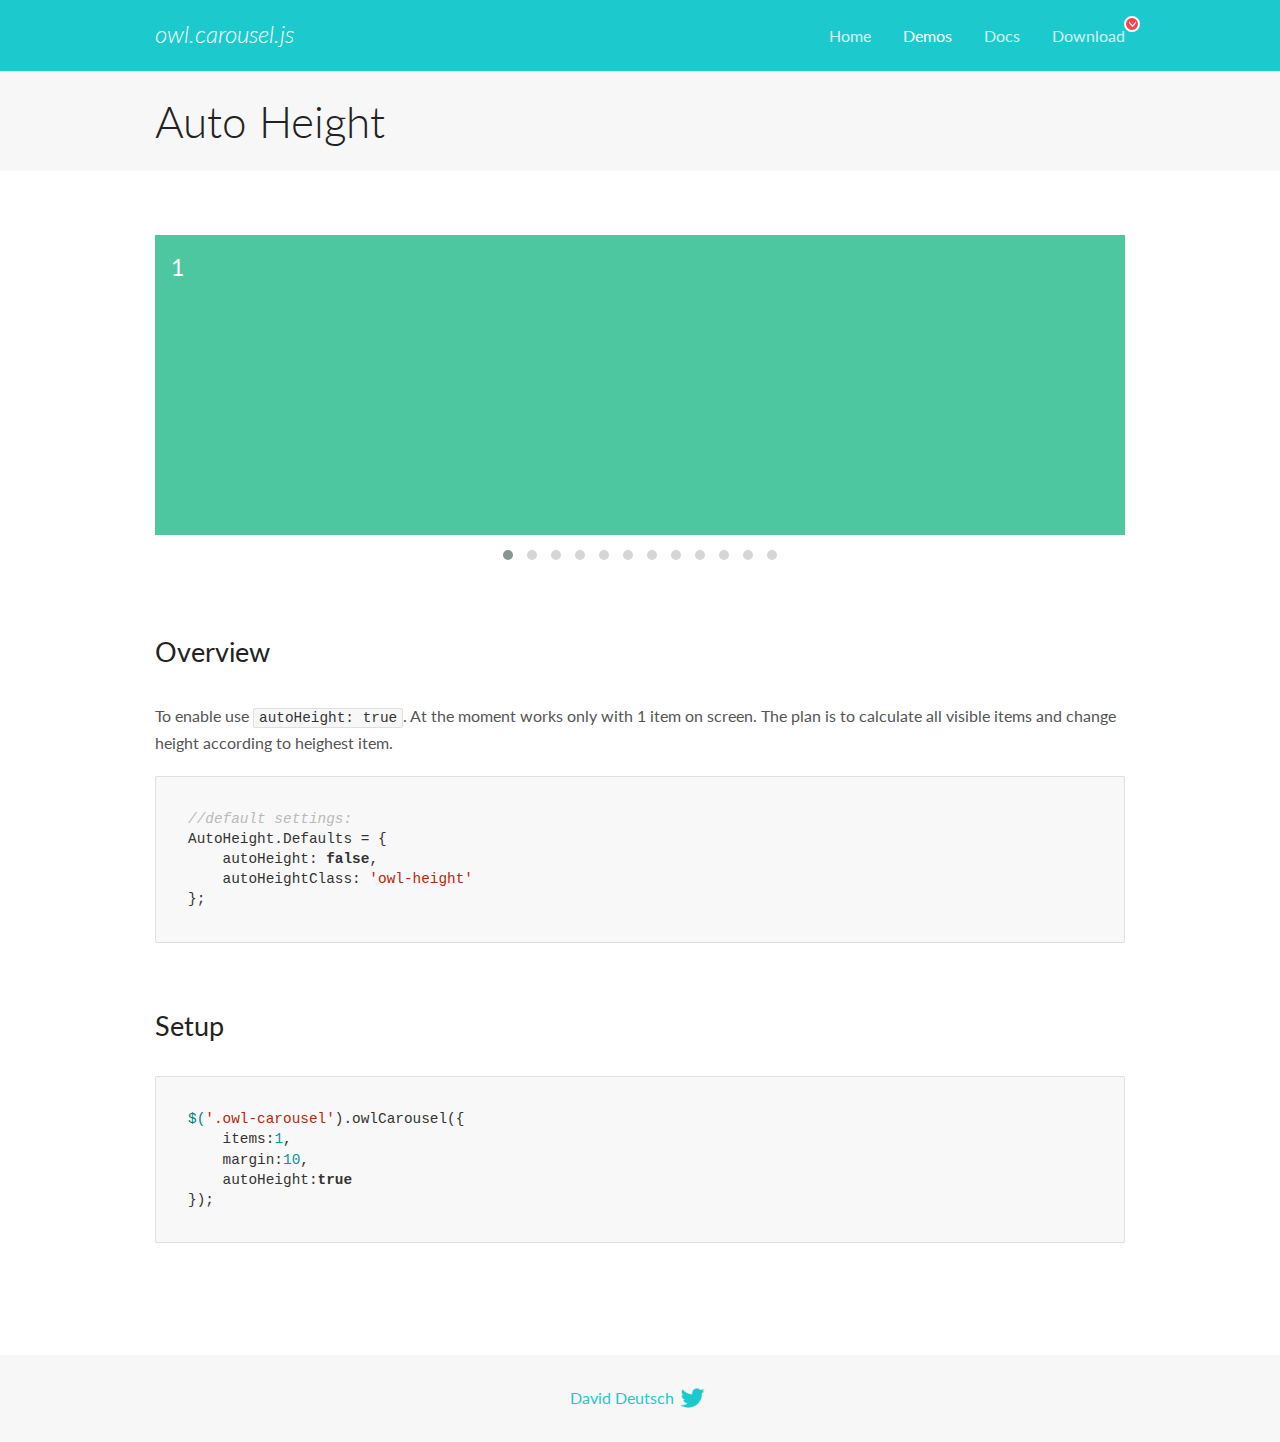
<file: assets/OwlCarousel/docs/demos/autoheight.html>
<!DOCTYPE html>
<html lang="en">
  <head>

    <!-- head -->
    <meta charset="utf-8">
    <meta name="msapplication-tap-highlight" content="no" />
    <meta name="viewport" content="width=device-width, initial-scale=1.0" />
    <meta name="description" content="autoHeight usage demo">
    <meta name="author" content="David Deutsch">
    <title>
      Auto Height Demo | Owl Carousel | 2.3.4
    </title>

    <!-- Stylesheets -->
    <link href='https://fonts.googleapis.com/css?family=Lato:300,400,700,400italic,300italic' rel='stylesheet' type='text/css'>
    <link rel="stylesheet" href="../assets/css/docs.theme.min.css">

    <!-- Owl Stylesheets -->
    <link rel="stylesheet" href="../assets/owlcarousel/assets/owl.carousel.min.css">
    <link rel="stylesheet" href="../assets/owlcarousel/assets/owl.theme.default.min.css">

    <!-- HTML5 shim and Respond.js IE8 support of HTML5 elements and media queries -->

    <!--[if lt IE 9]>
      <script src="https://oss.maxcdn.com/libs/html5shiv/3.7.0/html5shiv.js"></script>
      <script src="https://oss.maxcdn.com/libs/respond.js/1.3.0/respond.min.js"></script>
    <![endif]-->

    <!-- Favicons -->
    <link rel="apple-touch-icon-precomposed" sizes="144x144" href="../assets/ico/apple-touch-icon-144-precomposed.png">
    <link rel="shortcut icon" href="../assets/ico/favicon.png">
    <link rel="shortcut icon" href="favicon.ico">

    <!-- Yeah i know js should not be in header. Its required for demos.-->

    <!-- javascript -->
    <script src="../assets/vendors/jquery.min.js"></script>
    <script src="../assets/owlcarousel/owl.carousel.js"></script>
  </head>
  <body>

    <!-- header -->
    <header class="header">
      <div class="row">
        <div class="large-12 columns">
          <div class="brand left">
            <h3>
              <a href="/OwlCarousel2/">owl.carousel.js</a> 
            </h3>
          </div>
          <a id="toggle-nav" class="right">
            <span></span> <span></span> <span></span> 
          </a> 
          <div class="nav-bar">
            <ul class="clearfix">
              <li> <a href="/OwlCarousel2/index.html">Home</a>  </li>
              <li class="active">
                <a href="/OwlCarousel2/demos/demos.html">Demos</a> 
              </li>
              <li> <a href="/OwlCarousel2/docs/started-welcome.html">Docs</a>  </li>
              <li>
                <a href="https://github.com/OwlCarousel2/OwlCarousel2/archive/2.3.4.zip">Download</a> 
                <span class="download"></span> 
              </li>
            </ul>
          </div>
        </div>
      </div>
    </header>

    <!-- title -->
    <section class="title">
      <div class="row">
        <div class="large-12 columns">
          <h1>Auto Height</h1>
        </div>
      </div>
    </section>

    <!--  Demos -->
    <section id="demos">
      <div class="row">
        <div class="large-12 columns">
          <div class="owl-carousel owl-theme">
            <div class="item" style="height:300px">
              <h4>1</h4>
            </div>
            <div class="item" style="height:100px">
              <h4>2</h4>
            </div>
            <div class="item" style="height:500px">
              <h4>3</h4>
            </div>
            <div class="item" style="height:250px">
              <h4>4</h4>
            </div>
            <div class="item" style="height:400px">
              <h4>5</h4>
            </div>
            <div class="item" style="height:500px">
              <h4>6</h4>
            </div>
            <div class="item" style="height:600px">
              <h4>7</h4>
            </div>
            <div class="item" style="height:400px">
              <h4>8</h4>
            </div>
            <div class="item" style="height:300px">
              <h4>9</h4>
            </div>
            <div class="item" style="height:350px">
              <h4>10</h4>
            </div>
            <div class="item" style="height:200px">
              <h4>11</h4>
            </div>
            <div class="item" style="height:150px">
              <h4>12</h4>
            </div>
          </div>
          <h3 id="overview">Overview</h3>
          <p>To enable use <code>autoHeight: true</code>. At the moment works only with 1 item on screen. The plan is to calculate all visible items and change height according to heighest item.</p>
          <pre><code>//default settings:
AutoHeight.Defaults = {
    autoHeight: false,
    autoHeightClass: &#39;owl-height&#39;
};</code></pre>
          <h3 id="setup">Setup</h3>
          <pre><code>$(&#39;.owl-carousel&#39;).owlCarousel({
    items:1,
    margin:10,
    autoHeight:true
});</code></pre>
          <script>
            $(document).ready(function() {
              $('.owl-carousel').owlCarousel({
                items: 1,
                margin: 10,
                autoHeight: true
              });
            })
          </script>
        </div>
      </div>
    </section>

    <!-- footer -->
    <footer class="footer">
      <div class="row">
        <div class="large-12 columns">
          <h5>
            <a href="/OwlCarousel2/docs/support-contact.html">David Deutsch</a> 
            <a id="custom-tweet-button" href="https://twitter.com/share?url=https://github.com/OwlCarousel2/OwlCarousel2&text=Owl Carousel - This is so awesome! " target="_blank"></a> 
          </h5>
        </div>
      </div>
    </footer>

    <!-- vendors -->
    <script src="../assets/vendors/highlight.js"></script>
    <script src="../assets/js/app.js"></script>
  </body>
</html>
</file>
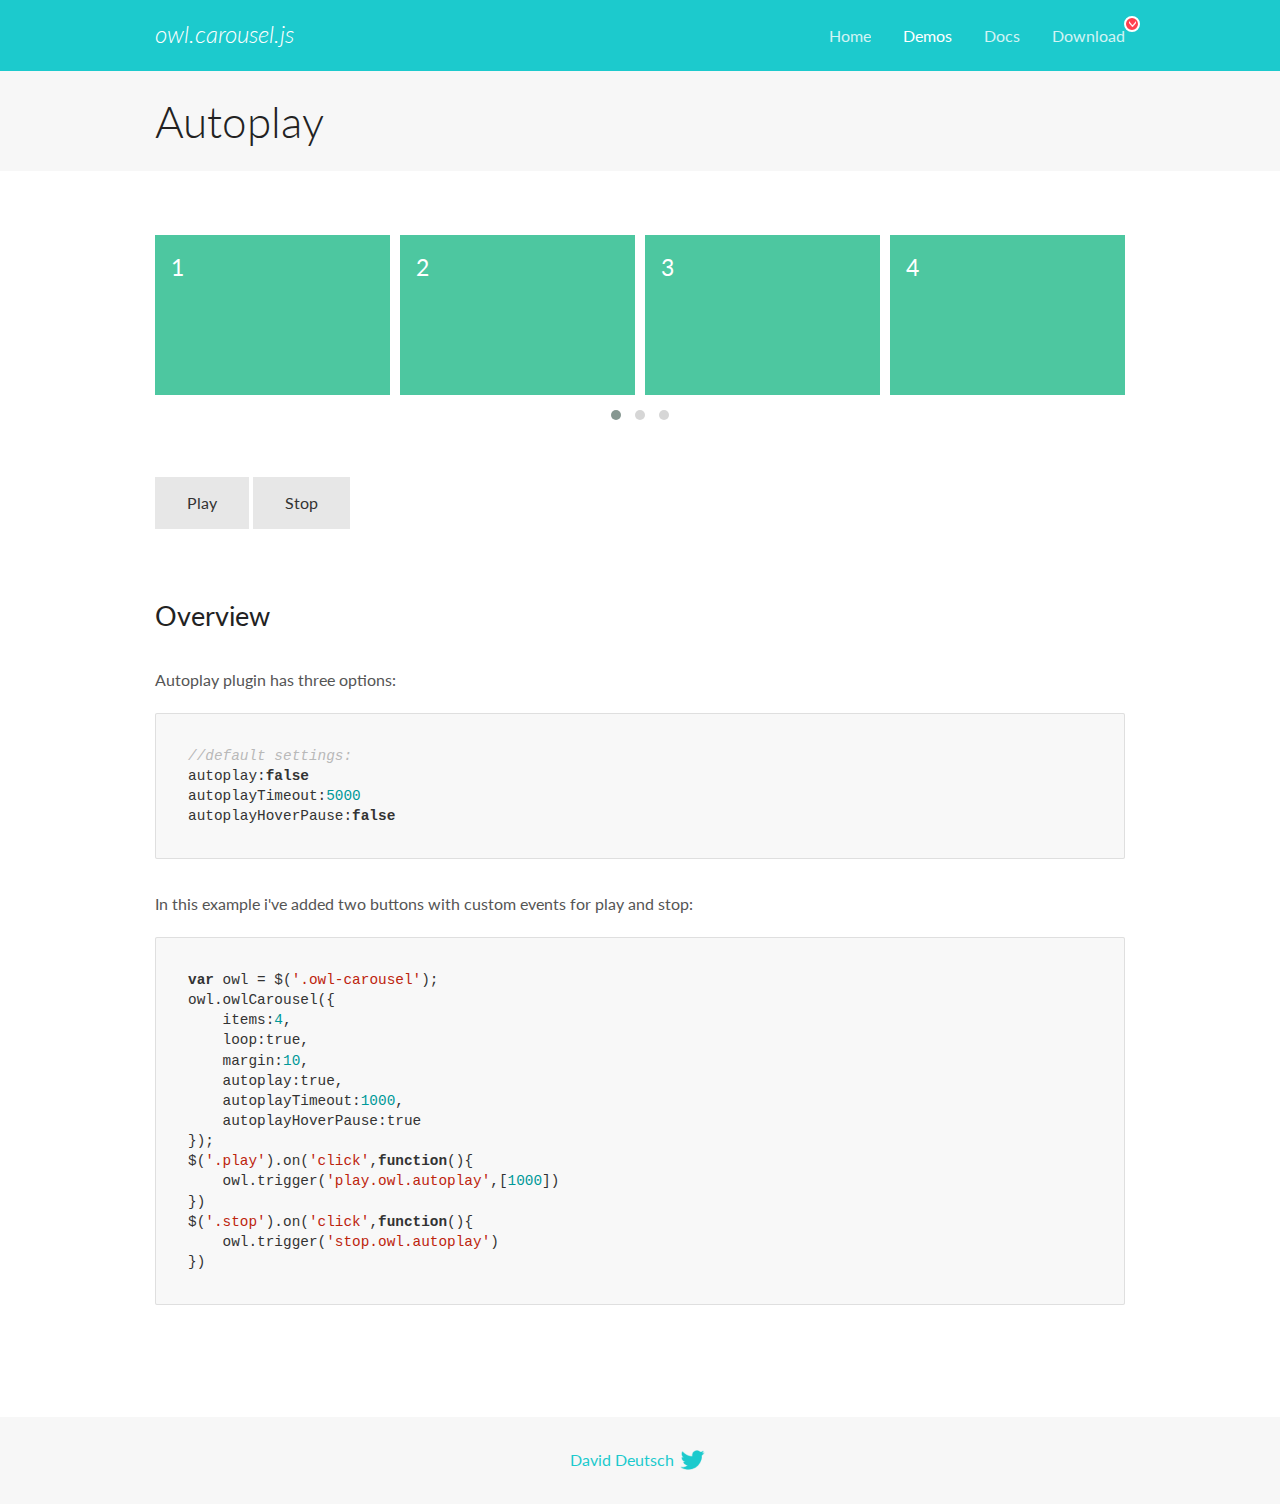
<file: assets/OwlCarousel/docs/demos/autoplay.html>
<!DOCTYPE html>
<html lang="en">
  <head>

    <!-- head -->
    <meta charset="utf-8">
    <meta name="msapplication-tap-highlight" content="no" />
    <meta name="viewport" content="width=device-width, initial-scale=1.0" />
    <meta name="description" content="Autoplay usage demo">
    <meta name="author" content="David Deutsch">
    <title>
      Autoplay Demo | Owl Carousel | 2.3.4
    </title>

    <!-- Stylesheets -->
    <link href='https://fonts.googleapis.com/css?family=Lato:300,400,700,400italic,300italic' rel='stylesheet' type='text/css'>
    <link rel="stylesheet" href="../assets/css/docs.theme.min.css">

    <!-- Owl Stylesheets -->
    <link rel="stylesheet" href="../assets/owlcarousel/assets/owl.carousel.min.css">
    <link rel="stylesheet" href="../assets/owlcarousel/assets/owl.theme.default.min.css">

    <!-- HTML5 shim and Respond.js IE8 support of HTML5 elements and media queries -->

    <!--[if lt IE 9]>
      <script src="https://oss.maxcdn.com/libs/html5shiv/3.7.0/html5shiv.js"></script>
      <script src="https://oss.maxcdn.com/libs/respond.js/1.3.0/respond.min.js"></script>
    <![endif]-->

    <!-- Favicons -->
    <link rel="apple-touch-icon-precomposed" sizes="144x144" href="../assets/ico/apple-touch-icon-144-precomposed.png">
    <link rel="shortcut icon" href="../assets/ico/favicon.png">
    <link rel="shortcut icon" href="favicon.ico">

    <!-- Yeah i know js should not be in header. Its required for demos.-->

    <!-- javascript -->
    <script src="../assets/vendors/jquery.min.js"></script>
    <script src="../assets/owlcarousel/owl.carousel.js"></script>
  </head>
  <body>

    <!-- header -->
    <header class="header">
      <div class="row">
        <div class="large-12 columns">
          <div class="brand left">
            <h3>
              <a href="/OwlCarousel2/">owl.carousel.js</a> 
            </h3>
          </div>
          <a id="toggle-nav" class="right">
            <span></span> <span></span> <span></span> 
          </a> 
          <div class="nav-bar">
            <ul class="clearfix">
              <li> <a href="/OwlCarousel2/index.html">Home</a>  </li>
              <li class="active">
                <a href="/OwlCarousel2/demos/demos.html">Demos</a> 
              </li>
              <li> <a href="/OwlCarousel2/docs/started-welcome.html">Docs</a>  </li>
              <li>
                <a href="https://github.com/OwlCarousel2/OwlCarousel2/archive/2.3.4.zip">Download</a> 
                <span class="download"></span> 
              </li>
            </ul>
          </div>
        </div>
      </div>
    </header>

    <!-- title -->
    <section class="title">
      <div class="row">
        <div class="large-12 columns">
          <h1>Autoplay</h1>
        </div>
      </div>
    </section>

    <!--  Demos -->
    <section id="demos">
      <div class="row">
        <div class="large-12 columns">
          <div class="owl-carousel owl-theme">
            <div class="item">
              <h4>1</h4>
            </div>
            <div class="item">
              <h4>2</h4>
            </div>
            <div class="item">
              <h4>3</h4>
            </div>
            <div class="item">
              <h4>4</h4>
            </div>
            <div class="item">
              <h4>5</h4>
            </div>
            <div class="item">
              <h4>6</h4>
            </div>
            <div class="item">
              <h4>7</h4>
            </div>
            <div class="item">
              <h4>8</h4>
            </div>
            <div class="item">
              <h4>9</h4>
            </div>
            <div class="item">
              <h4>10</h4>
            </div>
            <div class="item">
              <h4>11</h4>
            </div>
            <div class="item">
              <h4>12</h4>
            </div>
          </div>
          <a class="button secondary play">Play</a> 
          <a class="button secondary stop">Stop</a> 
          <h3 id="overview">Overview</h3>
          <p>Autoplay plugin has three options:</p>
          <pre><code>//default settings:
autoplay:false
autoplayTimeout:5000
autoplayHoverPause:false</code></pre>
          <p>In this example i&#39;ve added two buttons with custom events for play and stop:</p>
          <pre><code>var owl = $(&#39;.owl-carousel&#39;);
owl.owlCarousel({
    items:4,
    loop:true,
    margin:10,
    autoplay:true,
    autoplayTimeout:1000,
    autoplayHoverPause:true
});
$(&#39;.play&#39;).on(&#39;click&#39;,function(){
    owl.trigger(&#39;play.owl.autoplay&#39;,[1000])
})
$(&#39;.stop&#39;).on(&#39;click&#39;,function(){
    owl.trigger(&#39;stop.owl.autoplay&#39;)
})</code></pre>
          <script>
            $(document).ready(function() {
              var owl = $('.owl-carousel');
              owl.owlCarousel({
                items: 4,
                loop: true,
                margin: 10,
                autoplay: true,
                autoplayTimeout: 1000,
                autoplayHoverPause: true
              });
              $('.play').on('click', function() {
                owl.trigger('play.owl.autoplay', [1000])
              })
              $('.stop').on('click', function() {
                owl.trigger('stop.owl.autoplay')
              })
            })
          </script>
        </div>
      </div>
    </section>

    <!-- footer -->
    <footer class="footer">
      <div class="row">
        <div class="large-12 columns">
          <h5>
            <a href="/OwlCarousel2/docs/support-contact.html">David Deutsch</a> 
            <a id="custom-tweet-button" href="https://twitter.com/share?url=https://github.com/OwlCarousel2/OwlCarousel2&text=Owl Carousel - This is so awesome! " target="_blank"></a> 
          </h5>
        </div>
      </div>
    </footer>

    <!-- vendors -->
    <script src="../assets/vendors/highlight.js"></script>
    <script src="../assets/js/app.js"></script>
  </body>
</html>
</file>
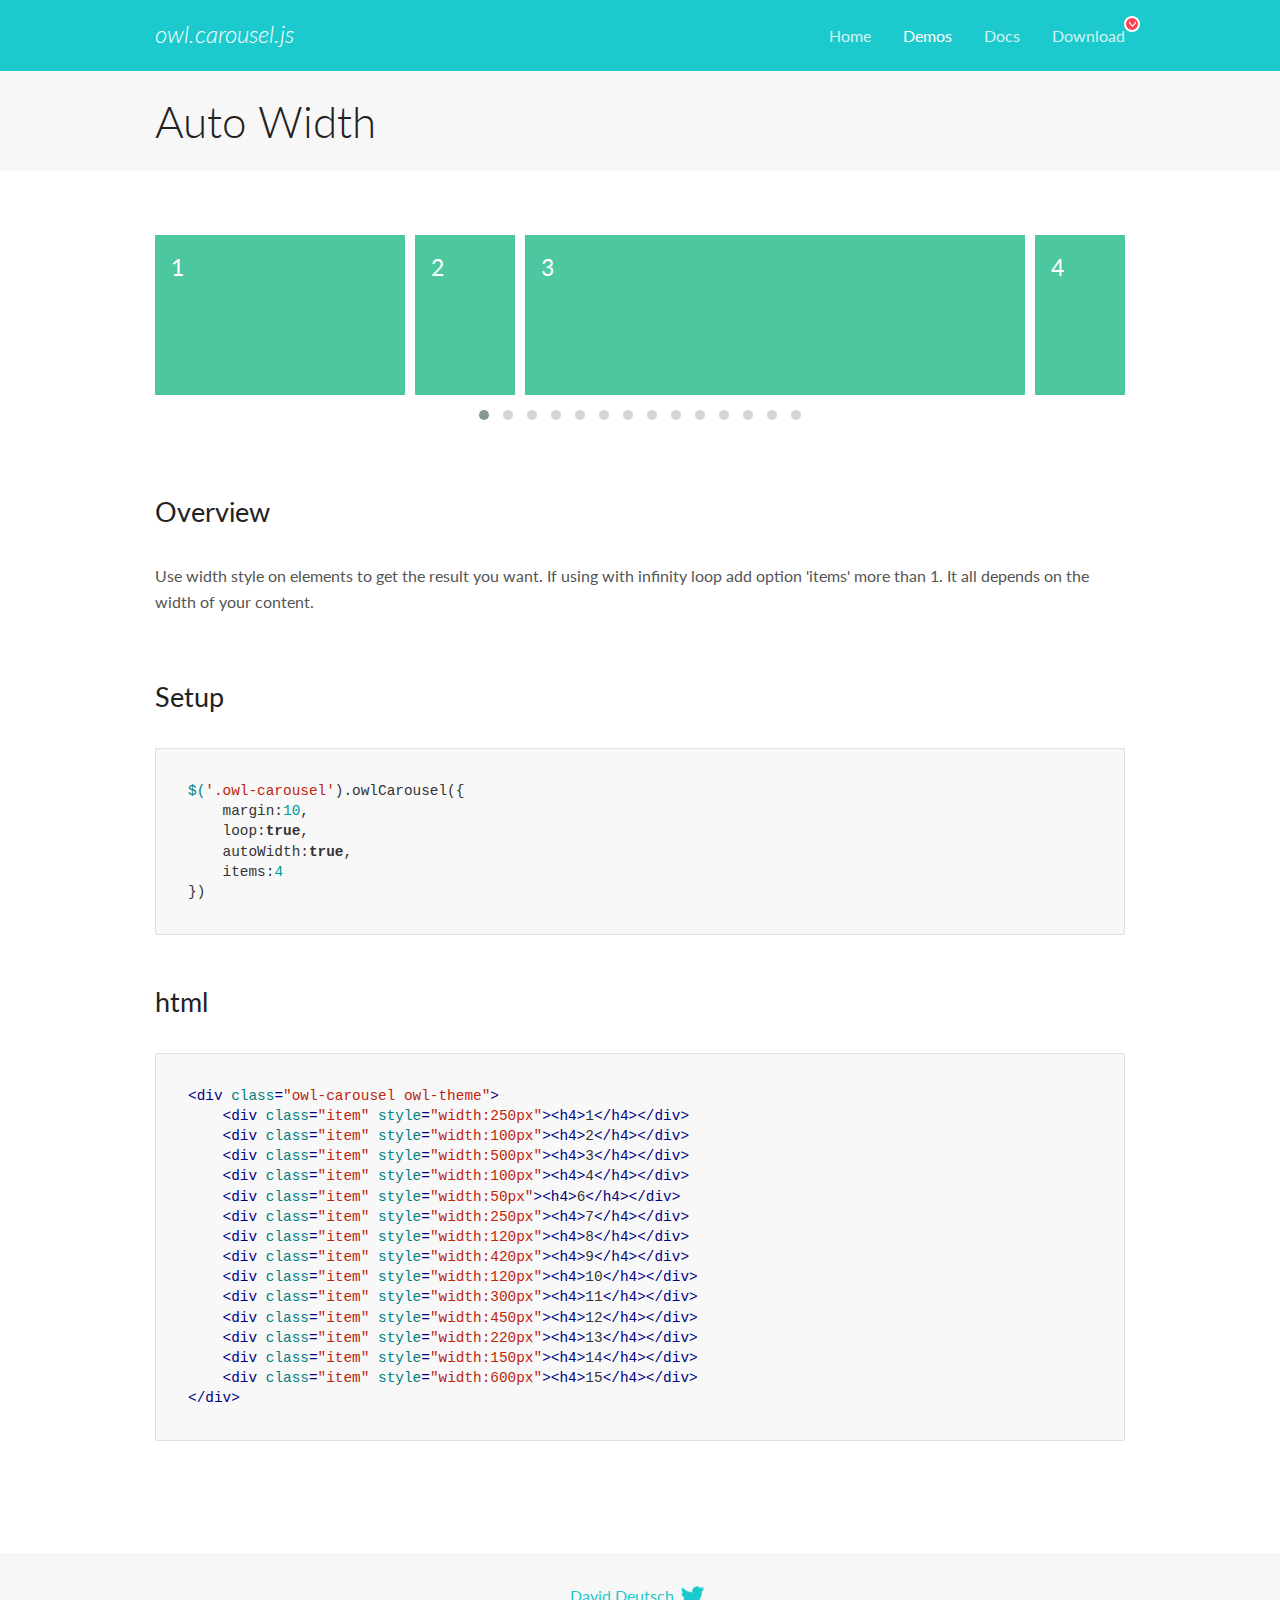
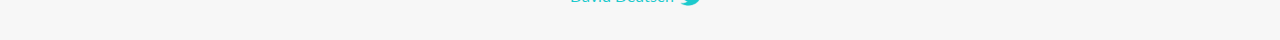
<file: assets/OwlCarousel/docs/demos/autowidth.html>
<!DOCTYPE html>
<html lang="en">
  <head>

    <!-- head -->
    <meta charset="utf-8">
    <meta name="msapplication-tap-highlight" content="no" />
    <meta name="viewport" content="width=device-width, initial-scale=1.0" />
    <meta name="description" content="Auto Width">
    <meta name="author" content="David Deutsch">
    <title>
      Auto Width Demo | Owl Carousel | 2.3.4
    </title>

    <!-- Stylesheets -->
    <link href='https://fonts.googleapis.com/css?family=Lato:300,400,700,400italic,300italic' rel='stylesheet' type='text/css'>
    <link rel="stylesheet" href="../assets/css/docs.theme.min.css">

    <!-- Owl Stylesheets -->
    <link rel="stylesheet" href="../assets/owlcarousel/assets/owl.carousel.min.css">
    <link rel="stylesheet" href="../assets/owlcarousel/assets/owl.theme.default.min.css">

    <!-- HTML5 shim and Respond.js IE8 support of HTML5 elements and media queries -->

    <!--[if lt IE 9]>
      <script src="https://oss.maxcdn.com/libs/html5shiv/3.7.0/html5shiv.js"></script>
      <script src="https://oss.maxcdn.com/libs/respond.js/1.3.0/respond.min.js"></script>
    <![endif]-->

    <!-- Favicons -->
    <link rel="apple-touch-icon-precomposed" sizes="144x144" href="../assets/ico/apple-touch-icon-144-precomposed.png">
    <link rel="shortcut icon" href="../assets/ico/favicon.png">
    <link rel="shortcut icon" href="favicon.ico">

    <!-- Yeah i know js should not be in header. Its required for demos.-->

    <!-- javascript -->
    <script src="../assets/vendors/jquery.min.js"></script>
    <script src="../assets/owlcarousel/owl.carousel.js"></script>
  </head>
  <body>

    <!-- header -->
    <header class="header">
      <div class="row">
        <div class="large-12 columns">
          <div class="brand left">
            <h3>
              <a href="/OwlCarousel2/">owl.carousel.js</a> 
            </h3>
          </div>
          <a id="toggle-nav" class="right">
            <span></span> <span></span> <span></span> 
          </a> 
          <div class="nav-bar">
            <ul class="clearfix">
              <li> <a href="/OwlCarousel2/index.html">Home</a>  </li>
              <li class="active">
                <a href="/OwlCarousel2/demos/demos.html">Demos</a> 
              </li>
              <li> <a href="/OwlCarousel2/docs/started-welcome.html">Docs</a>  </li>
              <li>
                <a href="https://github.com/OwlCarousel2/OwlCarousel2/archive/2.3.4.zip">Download</a> 
                <span class="download"></span> 
              </li>
            </ul>
          </div>
        </div>
      </div>
    </header>

    <!-- title -->
    <section class="title">
      <div class="row">
        <div class="large-12 columns">
          <h1>Auto Width</h1>
        </div>
      </div>
    </section>

    <!--  Demos -->
    <section id="demos">
      <div class="row">
        <div class="large-12 columns">
          <div class="owl-carousel owl-theme">
            <div class="item" style="width:250px">
              <h4>1</h4>
            </div>
            <div class="item" style="width:100px">
              <h4>2</h4>
            </div>
            <div class="item" style="width:500px">
              <h4>3</h4>
            </div>
            <div class="item" style="width:100px">
              <h4>4</h4>
            </div>
            <div class="item" style="width:50px">
              <h4>6</h4>
            </div>
            <div class="item" style="width:250px">
              <h4>7</h4>
            </div>
            <div class="item" style="width:120px">
              <h4>8</h4>
            </div>
            <div class="item" style="width:420px">
              <h4>9</h4>
            </div>
            <div class="item" style="width:120px">
              <h4>10</h4>
            </div>
            <div class="item" style="width:300px">
              <h4>11</h4>
            </div>
            <div class="item" style="width:450px">
              <h4>12</h4>
            </div>
            <div class="item" style="width:220px">
              <h4>13</h4>
            </div>
            <div class="item" style="width:150px">
              <h4>14</h4>
            </div>
            <div class="item" style="width:600px">
              <h4>15</h4>
            </div>
          </div>
          <h3 id="overview">Overview</h3>
          <p>Use width style on elements to get the result you want. If using with infinity loop add option &#39;items&#39; more than 1. It all depends on the width of your content.</p>
          <h3 id="setup">Setup</h3>
          <pre><code>$(&#39;.owl-carousel&#39;).owlCarousel({
    margin:10,
    loop:true,
    autoWidth:true,
    items:4
})</code></pre>
          <h3 id="html">html</h3>
          <pre><code>&lt;div class=&quot;owl-carousel owl-theme&quot;&gt;
    &lt;div class=&quot;item&quot; style=&quot;width:250px&quot;&gt;&lt;h4&gt;1&lt;/h4&gt;&lt;/div&gt;
    &lt;div class=&quot;item&quot; style=&quot;width:100px&quot;&gt;&lt;h4&gt;2&lt;/h4&gt;&lt;/div&gt;
    &lt;div class=&quot;item&quot; style=&quot;width:500px&quot;&gt;&lt;h4&gt;3&lt;/h4&gt;&lt;/div&gt;
    &lt;div class=&quot;item&quot; style=&quot;width:100px&quot;&gt;&lt;h4&gt;4&lt;/h4&gt;&lt;/div&gt;
    &lt;div class=&quot;item&quot; style=&quot;width:50px&quot;&gt;&lt;h4&gt;6&lt;/h4&gt;&lt;/div&gt;
    &lt;div class=&quot;item&quot; style=&quot;width:250px&quot;&gt;&lt;h4&gt;7&lt;/h4&gt;&lt;/div&gt;
    &lt;div class=&quot;item&quot; style=&quot;width:120px&quot;&gt;&lt;h4&gt;8&lt;/h4&gt;&lt;/div&gt;
    &lt;div class=&quot;item&quot; style=&quot;width:420px&quot;&gt;&lt;h4&gt;9&lt;/h4&gt;&lt;/div&gt;
    &lt;div class=&quot;item&quot; style=&quot;width:120px&quot;&gt;&lt;h4&gt;10&lt;/h4&gt;&lt;/div&gt;
    &lt;div class=&quot;item&quot; style=&quot;width:300px&quot;&gt;&lt;h4&gt;11&lt;/h4&gt;&lt;/div&gt;
    &lt;div class=&quot;item&quot; style=&quot;width:450px&quot;&gt;&lt;h4&gt;12&lt;/h4&gt;&lt;/div&gt;
    &lt;div class=&quot;item&quot; style=&quot;width:220px&quot;&gt;&lt;h4&gt;13&lt;/h4&gt;&lt;/div&gt;
    &lt;div class=&quot;item&quot; style=&quot;width:150px&quot;&gt;&lt;h4&gt;14&lt;/h4&gt;&lt;/div&gt;
    &lt;div class=&quot;item&quot; style=&quot;width:600px&quot;&gt;&lt;h4&gt;15&lt;/h4&gt;&lt;/div&gt;
&lt;/div&gt;</code></pre>
          <script>
            $(document).ready(function() {
              $('.owl-carousel').owlCarousel({
                margin: 10,
                loop: true,
                autoWidth: true,
                items: 4
              })
            })
          </script>
        </div>
      </div>
    </section>

    <!-- footer -->
    <footer class="footer">
      <div class="row">
        <div class="large-12 columns">
          <h5>
            <a href="/OwlCarousel2/docs/support-contact.html">David Deutsch</a> 
            <a id="custom-tweet-button" href="https://twitter.com/share?url=https://github.com/OwlCarousel2/OwlCarousel2&text=Owl Carousel - This is so awesome! " target="_blank"></a> 
          </h5>
        </div>
      </div>
    </footer>

    <!-- vendors -->
    <script src="../assets/vendors/highlight.js"></script>
    <script src="../assets/js/app.js"></script>
  </body>
</html>
</file>
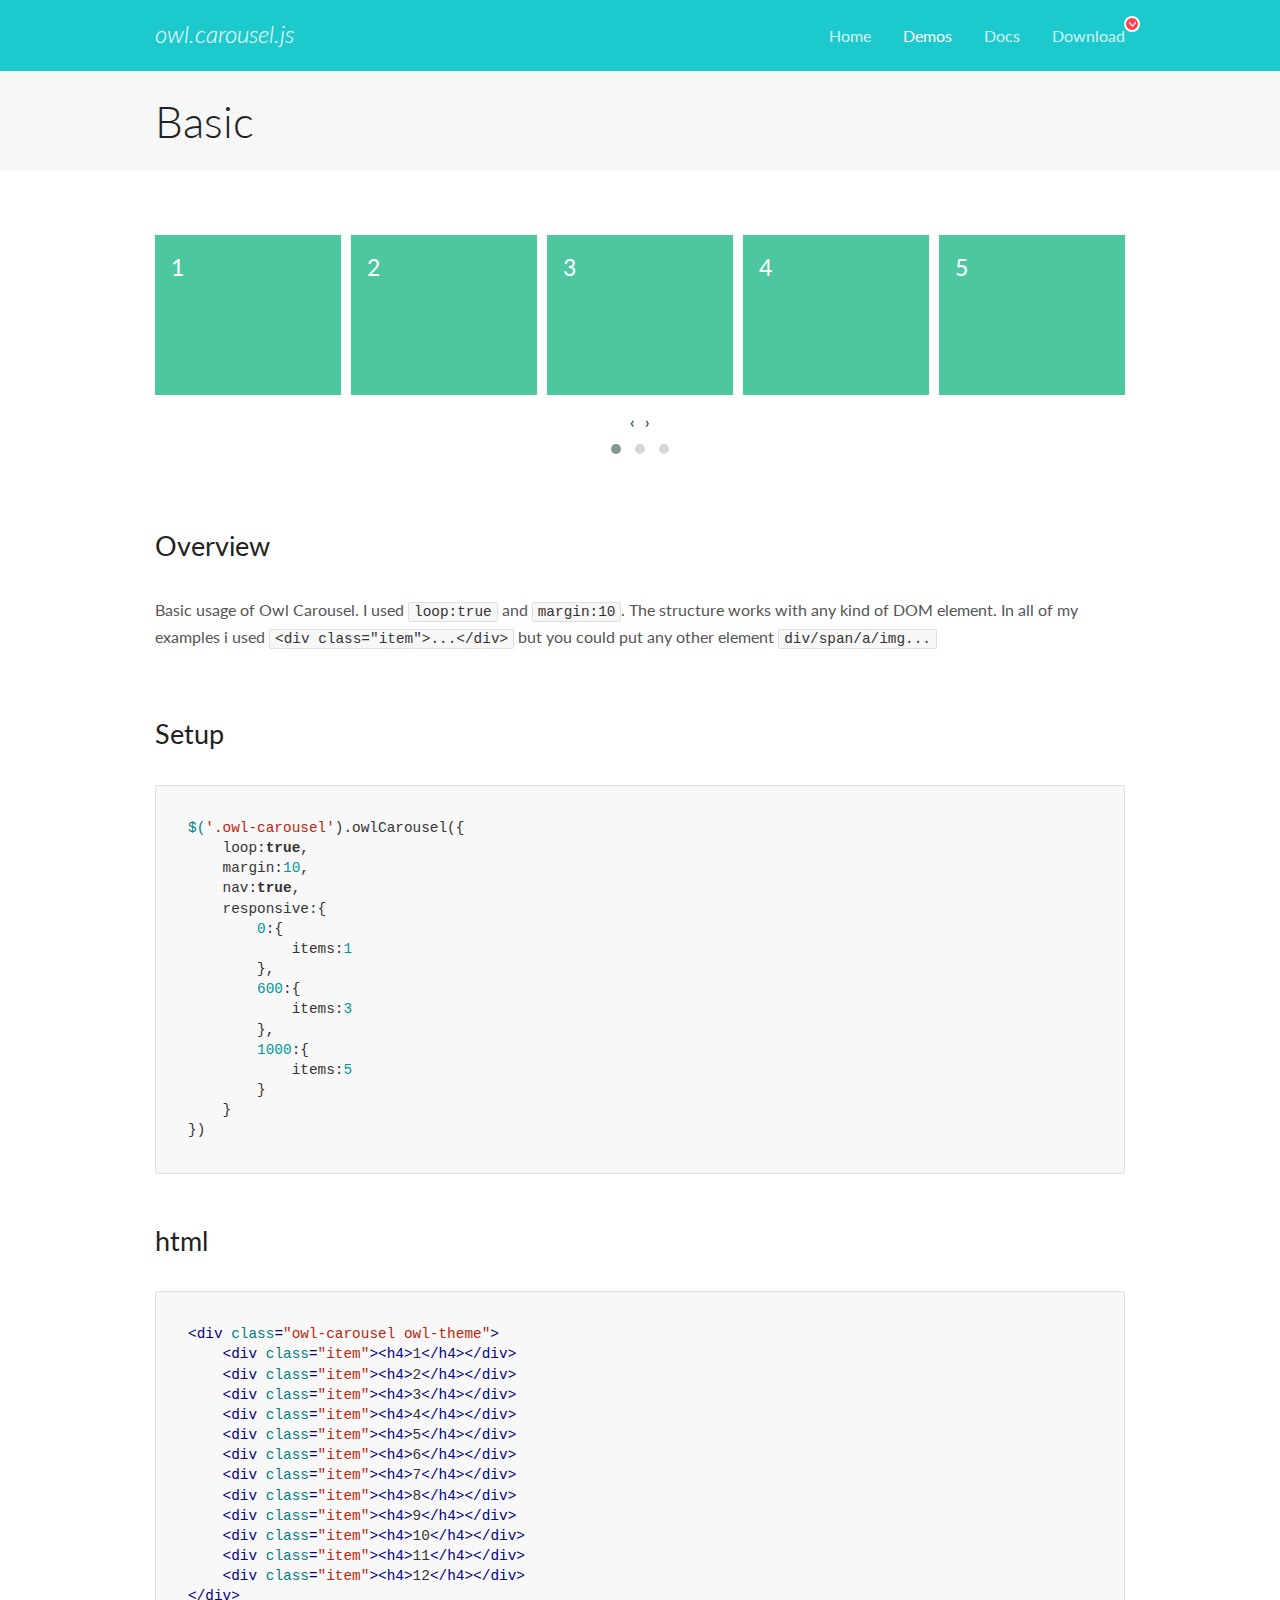
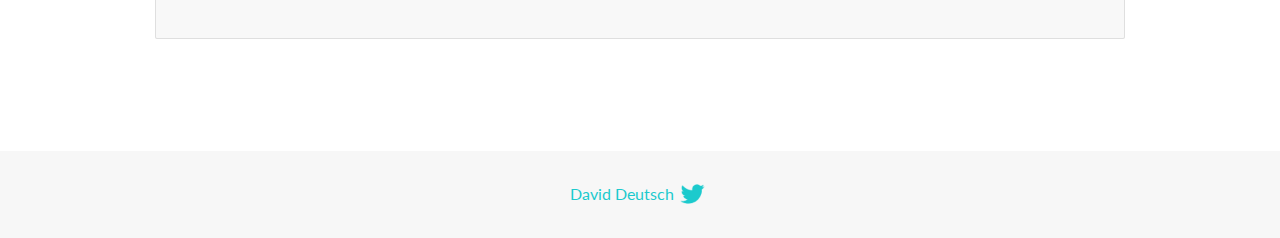
<file: assets/OwlCarousel/docs/demos/basic.html>
<!DOCTYPE html>
<html lang="en">
  <head>

    <!-- head -->
    <meta charset="utf-8">
    <meta name="msapplication-tap-highlight" content="no" />
    <meta name="viewport" content="width=device-width, initial-scale=1.0" />
    <meta name="description" content="Basic usage demo">
    <meta name="author" content="David Deutsch">
    <title>
      Basic Demo | Owl Carousel | 2.3.4
    </title>

    <!-- Stylesheets -->
    <link href='https://fonts.googleapis.com/css?family=Lato:300,400,700,400italic,300italic' rel='stylesheet' type='text/css'>
    <link rel="stylesheet" href="../assets/css/docs.theme.min.css">

    <!-- Owl Stylesheets -->
    <link rel="stylesheet" href="../assets/owlcarousel/assets/owl.carousel.min.css">
    <link rel="stylesheet" href="../assets/owlcarousel/assets/owl.theme.default.min.css">

    <!-- HTML5 shim and Respond.js IE8 support of HTML5 elements and media queries -->

    <!--[if lt IE 9]>
      <script src="https://oss.maxcdn.com/libs/html5shiv/3.7.0/html5shiv.js"></script>
      <script src="https://oss.maxcdn.com/libs/respond.js/1.3.0/respond.min.js"></script>
    <![endif]-->

    <!-- Favicons -->
    <link rel="apple-touch-icon-precomposed" sizes="144x144" href="../assets/ico/apple-touch-icon-144-precomposed.png">
    <link rel="shortcut icon" href="../assets/ico/favicon.png">
    <link rel="shortcut icon" href="favicon.ico">

    <!-- Yeah i know js should not be in header. Its required for demos.-->

    <!-- javascript -->
    <script src="../assets/vendors/jquery.min.js"></script>
    <script src="../assets/owlcarousel/owl.carousel.js"></script>
  </head>
  <body>

    <!-- header -->
    <header class="header">
      <div class="row">
        <div class="large-12 columns">
          <div class="brand left">
            <h3>
              <a href="/OwlCarousel2/">owl.carousel.js</a> 
            </h3>
          </div>
          <a id="toggle-nav" class="right">
            <span></span> <span></span> <span></span> 
          </a> 
          <div class="nav-bar">
            <ul class="clearfix">
              <li> <a href="/OwlCarousel2/index.html">Home</a>  </li>
              <li class="active">
                <a href="/OwlCarousel2/demos/demos.html">Demos</a> 
              </li>
              <li> <a href="/OwlCarousel2/docs/started-welcome.html">Docs</a>  </li>
              <li>
                <a href="https://github.com/OwlCarousel2/OwlCarousel2/archive/2.3.4.zip">Download</a> 
                <span class="download"></span> 
              </li>
            </ul>
          </div>
        </div>
      </div>
    </header>

    <!-- title -->
    <section class="title">
      <div class="row">
        <div class="large-12 columns">
          <h1>Basic</h1>
        </div>
      </div>
    </section>

    <!--  Demos -->
    <section id="demos">
      <div class="row">
        <div class="large-12 columns">
          <div class="owl-carousel owl-theme">
            <div class="item">
              <h4>1</h4>
            </div>
            <div class="item">
              <h4>2</h4>
            </div>
            <div class="item">
              <h4>3</h4>
            </div>
            <div class="item">
              <h4>4</h4>
            </div>
            <div class="item">
              <h4>5</h4>
            </div>
            <div class="item">
              <h4>6</h4>
            </div>
            <div class="item">
              <h4>7</h4>
            </div>
            <div class="item">
              <h4>8</h4>
            </div>
            <div class="item">
              <h4>9</h4>
            </div>
            <div class="item">
              <h4>10</h4>
            </div>
            <div class="item">
              <h4>11</h4>
            </div>
            <div class="item">
              <h4>12</h4>
            </div>
          </div>
          <h3 id="overview">Overview</h3>
          <p>Basic usage of Owl Carousel. I used <code>loop:true</code> and <code>margin:10</code>. The structure works with any kind of DOM element. In all of my examples i used <code>&lt;div class=&quot;item&quot;&gt;...&lt;/div&gt;</code> but you could
            put any other element <code>div/span/a/img...</code></p>
          <h3 id="setup">Setup</h3>
          <pre><code>$(&#39;.owl-carousel&#39;).owlCarousel({
    loop:true,
    margin:10,
    nav:true,
    responsive:{
        0:{
            items:1
        },
        600:{
            items:3
        },
        1000:{
            items:5
        }
    }
})</code></pre>
          <h3 id="html">html</h3>
          <pre><code>&lt;div class=&quot;owl-carousel owl-theme&quot;&gt;
    &lt;div class=&quot;item&quot;&gt;&lt;h4&gt;1&lt;/h4&gt;&lt;/div&gt;
    &lt;div class=&quot;item&quot;&gt;&lt;h4&gt;2&lt;/h4&gt;&lt;/div&gt;
    &lt;div class=&quot;item&quot;&gt;&lt;h4&gt;3&lt;/h4&gt;&lt;/div&gt;
    &lt;div class=&quot;item&quot;&gt;&lt;h4&gt;4&lt;/h4&gt;&lt;/div&gt;
    &lt;div class=&quot;item&quot;&gt;&lt;h4&gt;5&lt;/h4&gt;&lt;/div&gt;
    &lt;div class=&quot;item&quot;&gt;&lt;h4&gt;6&lt;/h4&gt;&lt;/div&gt;
    &lt;div class=&quot;item&quot;&gt;&lt;h4&gt;7&lt;/h4&gt;&lt;/div&gt;
    &lt;div class=&quot;item&quot;&gt;&lt;h4&gt;8&lt;/h4&gt;&lt;/div&gt;
    &lt;div class=&quot;item&quot;&gt;&lt;h4&gt;9&lt;/h4&gt;&lt;/div&gt;
    &lt;div class=&quot;item&quot;&gt;&lt;h4&gt;10&lt;/h4&gt;&lt;/div&gt;
    &lt;div class=&quot;item&quot;&gt;&lt;h4&gt;11&lt;/h4&gt;&lt;/div&gt;
    &lt;div class=&quot;item&quot;&gt;&lt;h4&gt;12&lt;/h4&gt;&lt;/div&gt;
&lt;/div&gt;</code></pre>
          <script>
            $(document).ready(function() {
              var owl = $('.owl-carousel');
              owl.owlCarousel({
                margin: 10,
                nav: true,
                loop: true,
                responsive: {
                  0: {
                    items: 1
                  },
                  600: {
                    items: 3
                  },
                  1000: {
                    items: 5
                  }
                }
              })
            })
          </script>
        </div>
      </div>
    </section>

    <!-- footer -->
    <footer class="footer">
      <div class="row">
        <div class="large-12 columns">
          <h5>
            <a href="/OwlCarousel2/docs/support-contact.html">David Deutsch</a> 
            <a id="custom-tweet-button" href="https://twitter.com/share?url=https://github.com/OwlCarousel2/OwlCarousel2&text=Owl Carousel - This is so awesome! " target="_blank"></a> 
          </h5>
        </div>
      </div>
    </footer>

    <!-- vendors -->
    <script src="../assets/vendors/highlight.js"></script>
    <script src="../assets/js/app.js"></script>
  </body>
</html>
</file>
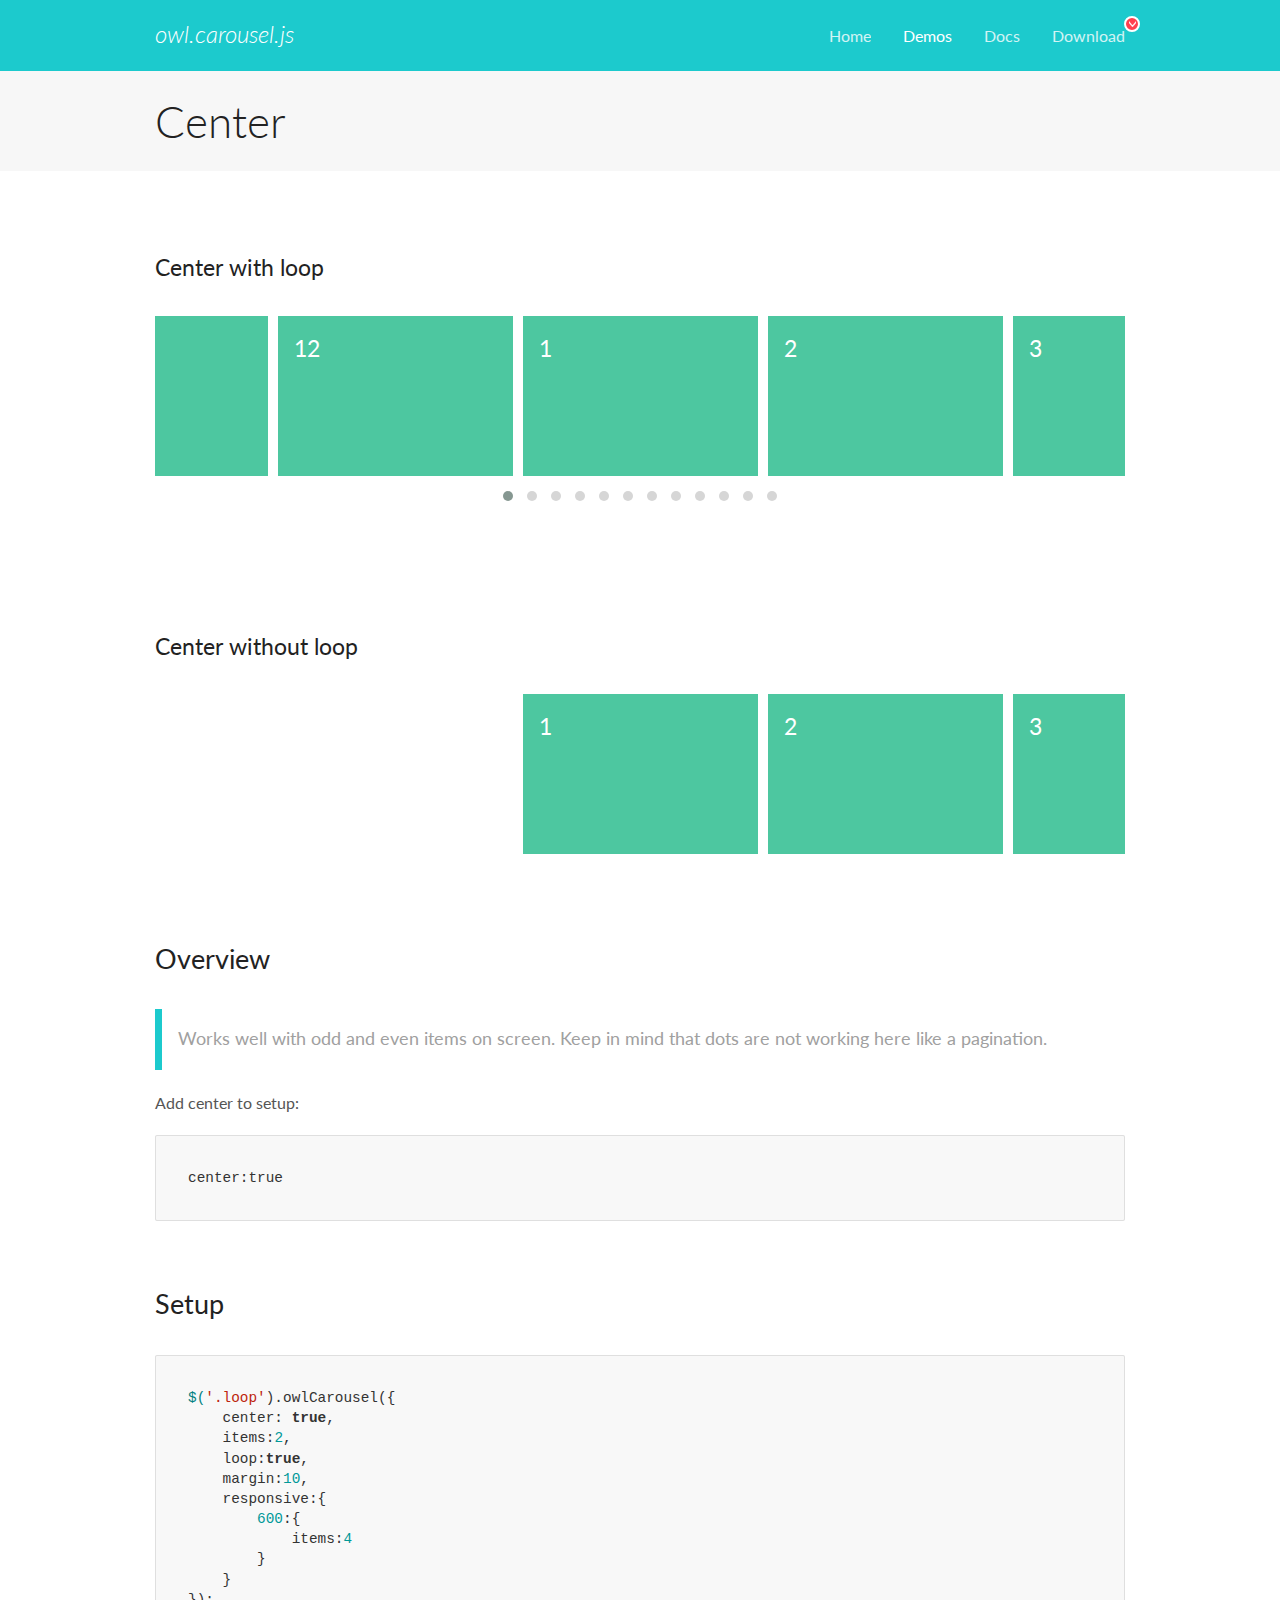
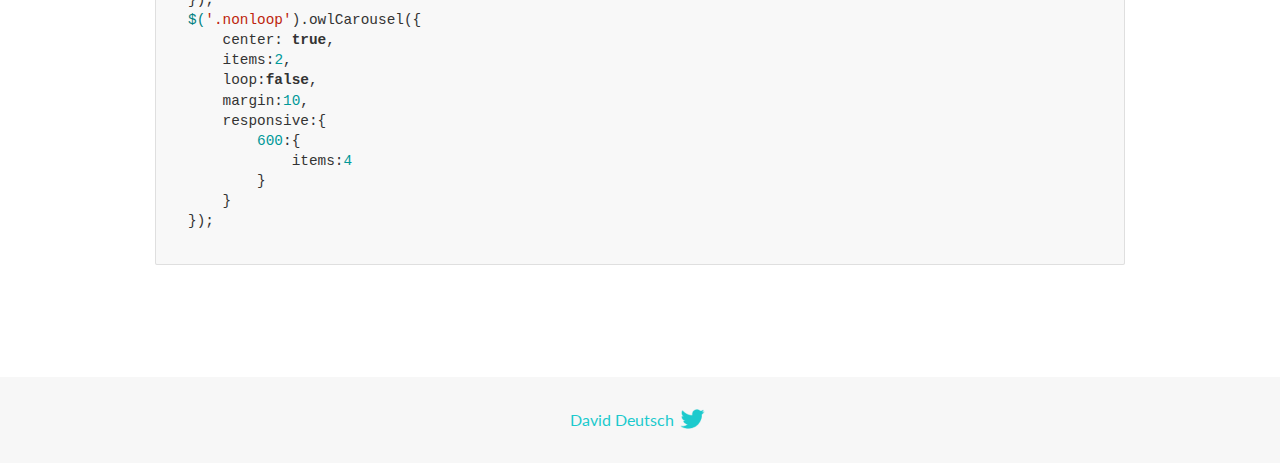
<file: assets/OwlCarousel/docs/demos/center.html>
<!DOCTYPE html>
<html lang="en">
  <head>

    <!-- head -->
    <meta charset="utf-8">
    <meta name="msapplication-tap-highlight" content="no" />
    <meta name="viewport" content="width=device-width, initial-scale=1.0" />
    <meta name="description" content="Center carousel">
    <meta name="author" content="David Deutsch">
    <title>
      Center Demo | Owl Carousel | 2.3.4
    </title>

    <!-- Stylesheets -->
    <link href='https://fonts.googleapis.com/css?family=Lato:300,400,700,400italic,300italic' rel='stylesheet' type='text/css'>
    <link rel="stylesheet" href="../assets/css/docs.theme.min.css">

    <!-- Owl Stylesheets -->
    <link rel="stylesheet" href="../assets/owlcarousel/assets/owl.carousel.min.css">
    <link rel="stylesheet" href="../assets/owlcarousel/assets/owl.theme.default.min.css">

    <!-- HTML5 shim and Respond.js IE8 support of HTML5 elements and media queries -->

    <!--[if lt IE 9]>
      <script src="https://oss.maxcdn.com/libs/html5shiv/3.7.0/html5shiv.js"></script>
      <script src="https://oss.maxcdn.com/libs/respond.js/1.3.0/respond.min.js"></script>
    <![endif]-->

    <!-- Favicons -->
    <link rel="apple-touch-icon-precomposed" sizes="144x144" href="../assets/ico/apple-touch-icon-144-precomposed.png">
    <link rel="shortcut icon" href="../assets/ico/favicon.png">
    <link rel="shortcut icon" href="favicon.ico">

    <!-- Yeah i know js should not be in header. Its required for demos.-->

    <!-- javascript -->
    <script src="../assets/vendors/jquery.min.js"></script>
    <script src="../assets/owlcarousel/owl.carousel.js"></script>
  </head>
  <body>

    <!-- header -->
    <header class="header">
      <div class="row">
        <div class="large-12 columns">
          <div class="brand left">
            <h3>
              <a href="/OwlCarousel2/">owl.carousel.js</a> 
            </h3>
          </div>
          <a id="toggle-nav" class="right">
            <span></span> <span></span> <span></span> 
          </a> 
          <div class="nav-bar">
            <ul class="clearfix">
              <li> <a href="/OwlCarousel2/index.html">Home</a>  </li>
              <li class="active">
                <a href="/OwlCarousel2/demos/demos.html">Demos</a> 
              </li>
              <li> <a href="/OwlCarousel2/docs/started-welcome.html">Docs</a>  </li>
              <li>
                <a href="https://github.com/OwlCarousel2/OwlCarousel2/archive/2.3.4.zip">Download</a> 
                <span class="download"></span> 
              </li>
            </ul>
          </div>
        </div>
      </div>
    </header>

    <!-- title -->
    <section class="title">
      <div class="row">
        <div class="large-12 columns">
          <h1>Center</h1>
        </div>
      </div>
    </section>

    <!--  Demos -->
    <section id="demos">
      <div class="row">
        <div class="large-12 columns">
          <h4 id="center-with-loop">Center with loop</h4>
          <div class="loop owl-carousel owl-theme">
            <div class="item">
              <h4>1</h4>
            </div>
            <div class="item">
              <h4>2</h4>
            </div>
            <div class="item">
              <h4>3</h4>
            </div>
            <div class="item">
              <h4>4</h4>
            </div>
            <div class="item">
              <h4>5</h4>
            </div>
            <div class="item">
              <h4>6</h4>
            </div>
            <div class="item">
              <h4>7</h4>
            </div>
            <div class="item">
              <h4>8</h4>
            </div>
            <div class="item">
              <h4>9</h4>
            </div>
            <div class="item">
              <h4>10</h4>
            </div>
            <div class="item">
              <h4>11</h4>
            </div>
            <div class="item">
              <h4>12</h4>
            </div>
          </div>
          <br>
          <h4 id="center-without-loop">Center without loop</h4>
          <div class="nonloop owl-carousel">
            <div class="item">
              <h4>1</h4>
            </div>
            <div class="item">
              <h4>2</h4>
            </div>
            <div class="item">
              <h4>3</h4>
            </div>
            <div class="item">
              <h4>4</h4>
            </div>
            <div class="item">
              <h4>5</h4>
            </div>
            <div class="item">
              <h4>6</h4>
            </div>
            <div class="item">
              <h4>7</h4>
            </div>
            <div class="item">
              <h4>8</h4>
            </div>
            <div class="item">
              <h4>9</h4>
            </div>
            <div class="item">
              <h4>10</h4>
            </div>
            <div class="item">
              <h4>11</h4>
            </div>
            <div class="item">
              <h4>12</h4>
            </div>
          </div>
          <h3 id="overview">Overview</h3>
          <blockquote>
            <p>Works well with odd and even items on screen. Keep in mind that dots are not working here like a pagination.</p>
          </blockquote>
          <p>Add center to setup:</p>
          <pre><code>center:true</code></pre>
          <h3 id="setup">Setup</h3>
          <pre><code>$(&#39;.loop&#39;).owlCarousel({
    center: true,
    items:2,
    loop:true,
    margin:10,
    responsive:{
        600:{
            items:4
        }
    }
});
$(&#39;.nonloop&#39;).owlCarousel({
    center: true,
    items:2,
    loop:false,
    margin:10,
    responsive:{
        600:{
            items:4
        }
    }
});</code></pre>
          <script>
            jQuery(document).ready(function($) {
              $('.loop').owlCarousel({
                center: true,
                items: 2,
                loop: true,
                margin: 10,
                responsive: {
                  600: {
                    items: 4
                  }
                }
              });
              $('.nonloop').owlCarousel({
                center: true,
                items: 2,
                loop: false,
                margin: 10,
                responsive: {
                  600: {
                    items: 4
                  }
                }
              });
            });
          </script>
        </div>
      </div>
    </section>

    <!-- footer -->
    <footer class="footer">
      <div class="row">
        <div class="large-12 columns">
          <h5>
            <a href="/OwlCarousel2/docs/support-contact.html">David Deutsch</a> 
            <a id="custom-tweet-button" href="https://twitter.com/share?url=https://github.com/OwlCarousel2/OwlCarousel2&text=Owl Carousel - This is so awesome! " target="_blank"></a> 
          </h5>
        </div>
      </div>
    </footer>

    <!-- vendors -->
    <script src="../assets/vendors/highlight.js"></script>
    <script src="../assets/js/app.js"></script>
  </body>
</html>
</file>
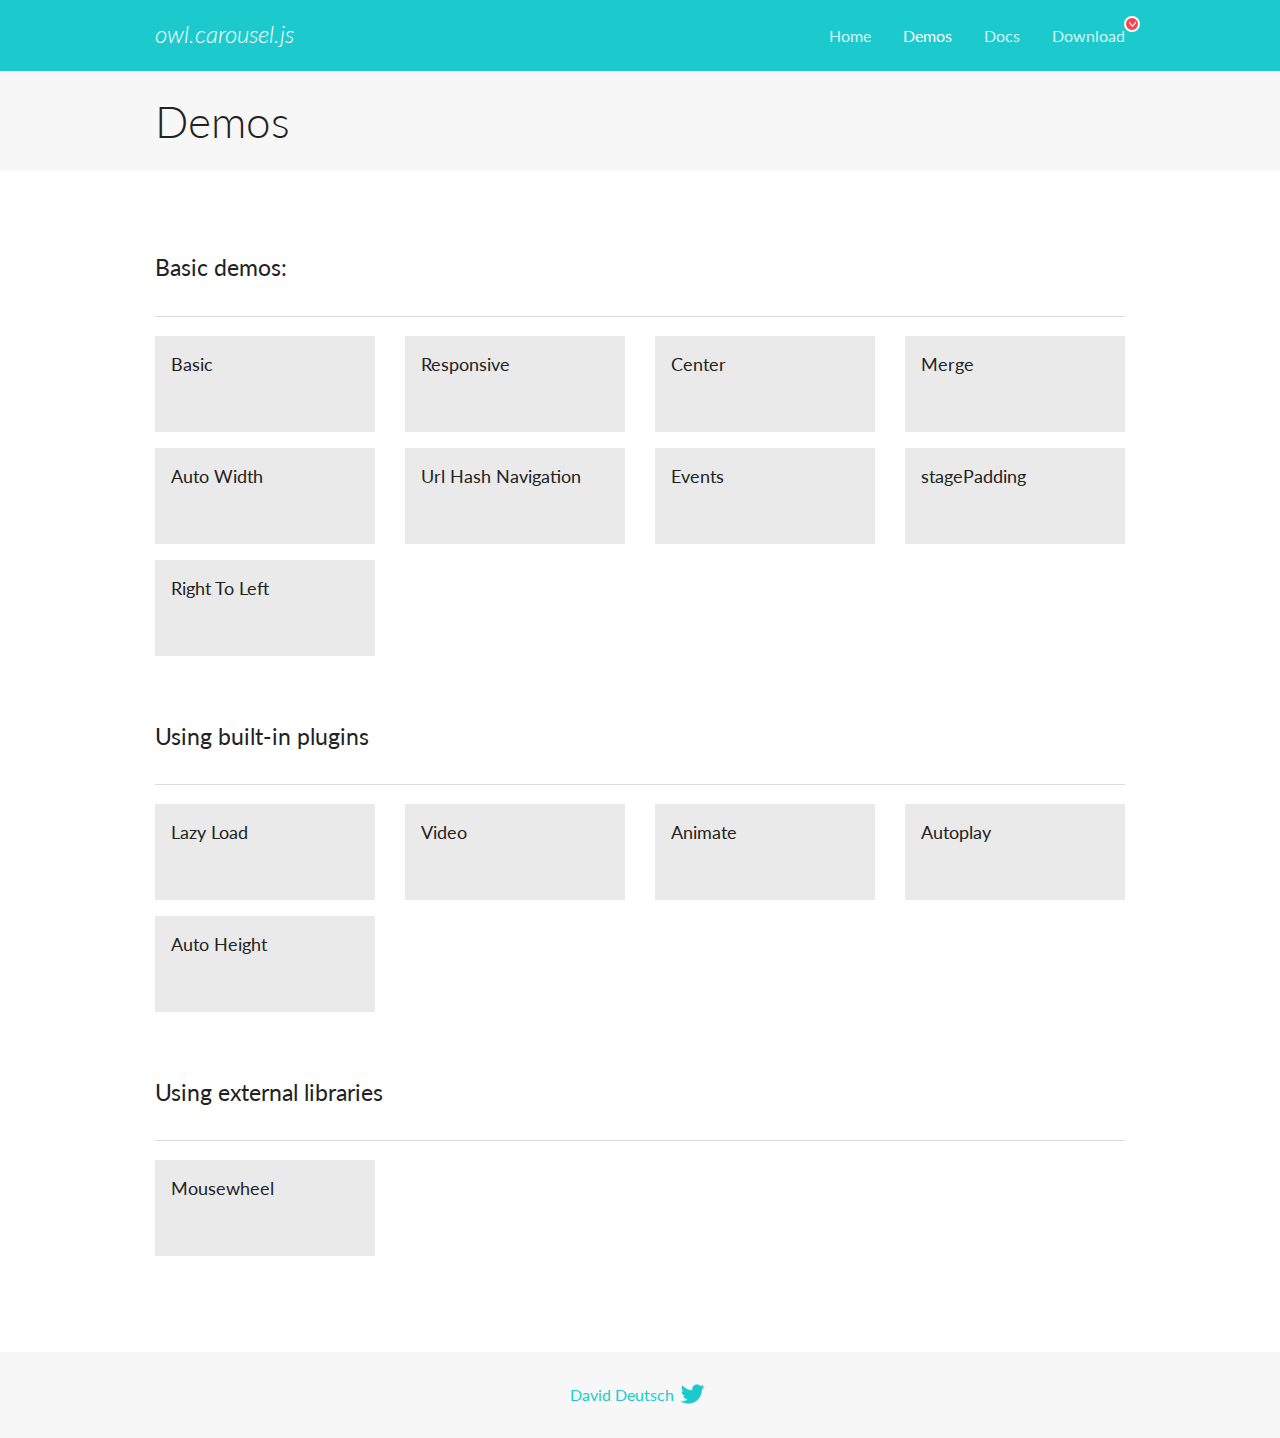
<file: assets/OwlCarousel/docs/demos/demos.html>
<!DOCTYPE html>
<html lang="en">
  <head>

    <!-- head -->
    <meta charset="utf-8">
    <meta name="msapplication-tap-highlight" content="no" />
    <meta name="viewport" content="width=device-width, initial-scale=1.0" />
    <meta name="description" content="A list of Owl Carousel examples.">
    <meta name="author" content="David Deutsch">
    <title>
      Demos | Owl Carousel | 2.3.4
    </title>

    <!-- Stylesheets -->
    <link href='https://fonts.googleapis.com/css?family=Lato:300,400,700,400italic,300italic' rel='stylesheet' type='text/css'>
    <link rel="stylesheet" href="../assets/css/docs.theme.min.css">

    <!-- Owl Stylesheets -->
    <link rel="stylesheet" href="../assets/owlcarousel/assets/owl.carousel.min.css">
    <link rel="stylesheet" href="../assets/owlcarousel/assets/owl.theme.default.min.css">

    <!-- HTML5 shim and Respond.js IE8 support of HTML5 elements and media queries -->

    <!--[if lt IE 9]>
      <script src="https://oss.maxcdn.com/libs/html5shiv/3.7.0/html5shiv.js"></script>
      <script src="https://oss.maxcdn.com/libs/respond.js/1.3.0/respond.min.js"></script>
    <![endif]-->

    <!-- Favicons -->
    <link rel="apple-touch-icon-precomposed" sizes="144x144" href="../assets/ico/apple-touch-icon-144-precomposed.png">
    <link rel="shortcut icon" href="../assets/ico/favicon.png">
    <link rel="shortcut icon" href="favicon.ico">

    <!-- Yeah i know js should not be in header. Its required for demos.-->

    <!-- javascript -->
    <script src="../assets/vendors/jquery.min.js"></script>
    <script src="../assets/owlcarousel/owl.carousel.js"></script>
  </head>
  <body>

    <!-- header -->
    <header class="header">
      <div class="row">
        <div class="large-12 columns">
          <div class="brand left">
            <h3>
              <a href="/OwlCarousel2/">owl.carousel.js</a> 
            </h3>
          </div>
          <a id="toggle-nav" class="right">
            <span></span> <span></span> <span></span> 
          </a> 
          <div class="nav-bar">
            <ul class="clearfix">
              <li> <a href="/OwlCarousel2/index.html">Home</a>  </li>
              <li class="active">
                <a href="/OwlCarousel2/demos/demos.html">Demos</a> 
              </li>
              <li> <a href="/OwlCarousel2/docs/started-welcome.html">Docs</a>  </li>
              <li>
                <a href="https://github.com/OwlCarousel2/OwlCarousel2/archive/2.3.4.zip">Download</a> 
                <span class="download"></span> 
              </li>
            </ul>
          </div>
        </div>
      </div>
    </header>

    <!-- title -->
    <section class="title">
      <div class="row">
        <div class="large-12 columns">
          <h1>Demos</h1>
        </div>
      </div>
    </section>

    <!--  Demos -->
    <section id="demos">
      <div class="row">
        <div class="large-12 columns">
          <h4 id="basic-demos-">Basic demos:</h4>
          <hr>
          <div class="demo-list">
            <div class="row">
              <div class="small-6 medium-4 large-3 columns">
                <a href="basic.html" class="demo-block">
                  <h5>Basic </h5>
                </a> 
              </div>
              <div class="small-6 medium-4 large-3 columns">
                <a href="responsive.html" class="demo-block">
                  <h5>Responsive </h5>
                </a> 
              </div>
              <div class="small-6 medium-4 large-3 columns">
                <a href="center.html" class="demo-block">
                  <h5>Center </h5>
                </a> 
              </div>
              <div class="small-6 medium-4 large-3 columns">
                <a href="merge.html" class="demo-block">
                  <h5>Merge </h5>
                </a> 
              </div>
              <div class="small-6 medium-4 large-3 columns">
                <a href="autowidth.html" class="demo-block">
                  <h5>Auto Width </h5>
                </a> 
              </div>
              <div class="small-6 medium-4 large-3 columns">
                <a href="urlhashnav.html" class="demo-block">
                  <h5>Url Hash Navigation </h5>
                </a> 
              </div>
              <div class="small-6 medium-4 large-3 columns">
                <a href="events.html" class="demo-block">
                  <h5>Events </h5>
                </a> 
              </div>
              <div class="small-6 medium-4 large-3 columns">
                <a href="stagepadding.html" class="demo-block">
                  <h5>stagePadding </h5>
                </a> 
              </div>
              <div class="small-6 medium-4 large-3 columns">
                <a href="rtl.html" class="demo-block">
                  <h5>Right To Left </h5>
                </a> 
              </div>
            </div>
          </div>
          <h4 id="using-built-in-plugins">Using built-in plugins</h4>
          <hr>
          <div class="demo-list">
            <div class="row">
              <div class="small-6 medium-4 large-3 columns">
                <a href="lazyLoad.html" class="demo-block">
                  <h5>Lazy Load </h5>
                </a> 
              </div>
              <div class="small-6 medium-4 large-3 columns">
                <a href="video.html" class="demo-block">
                  <h5>Video </h5>
                </a> 
              </div>
              <div class="small-6 medium-4 large-3 columns">
                <a href="animate.html" class="demo-block">
                  <h5>Animate </h5>
                </a> 
              </div>
              <div class="small-6 medium-4 large-3 columns">
                <a href="autoplay.html" class="demo-block">
                  <h5>Autoplay </h5>
                </a> 
              </div>
              <div class="small-6 medium-4 large-3 columns">
                <a href="autoheight.html" class="demo-block">
                  <h5>Auto Height </h5>
                </a> 
              </div>
            </div>
          </div>
          <h4 id="using-external-libraries">Using external libraries</h4>
          <hr>
          <div class="demo-list">
            <div class="row">
              <div class="small-6 medium-4 large-3 columns">
                <a href="mousewheel.html" class="demo-block">
                  <h5>Mousewheel </h5>
                </a> 
              </div>
            </div>
          </div>
        </div>
      </div>
    </section>

    <!-- footer -->
    <footer class="footer">
      <div class="row">
        <div class="large-12 columns">
          <h5>
            <a href="/OwlCarousel2/docs/support-contact.html">David Deutsch</a> 
            <a id="custom-tweet-button" href="https://twitter.com/share?url=https://github.com/OwlCarousel2/OwlCarousel2&text=Owl Carousel - This is so awesome! " target="_blank"></a> 
          </h5>
        </div>
      </div>
    </footer>

    <!-- vendors -->
    <script src="../assets/vendors/highlight.js"></script>
    <script src="../assets/js/app.js"></script>
  </body>
</html>
</file>
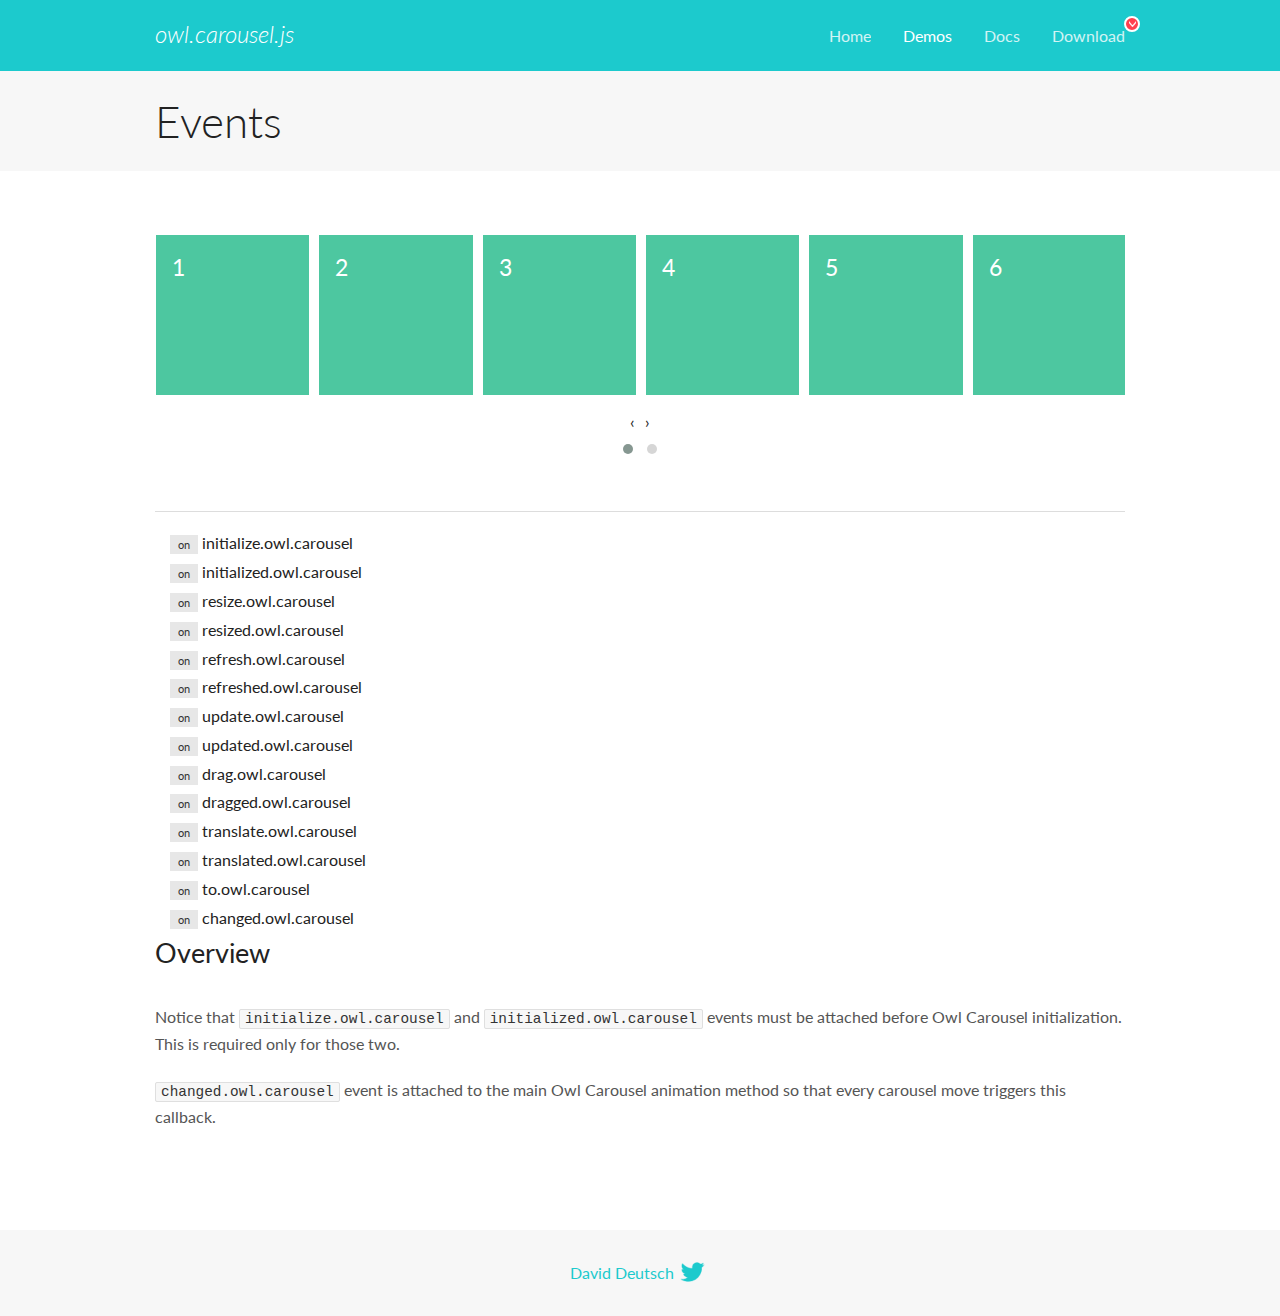
<file: assets/OwlCarousel/docs/demos/events.html>
<!DOCTYPE html>
<html lang="en">
  <head>

    <!-- head -->
    <meta charset="utf-8">
    <meta name="msapplication-tap-highlight" content="no" />
    <meta name="viewport" content="width=device-width, initial-scale=1.0" />
    <meta name="description" content="Events usage demo">
    <meta name="author" content="David Deutsch">
    <title>
      Events Demo | Owl Carousel | 2.3.4
    </title>

    <!-- Stylesheets -->
    <link href='https://fonts.googleapis.com/css?family=Lato:300,400,700,400italic,300italic' rel='stylesheet' type='text/css'>
    <link rel="stylesheet" href="../assets/css/docs.theme.min.css">

    <!-- Owl Stylesheets -->
    <link rel="stylesheet" href="../assets/owlcarousel/assets/owl.carousel.min.css">
    <link rel="stylesheet" href="../assets/owlcarousel/assets/owl.theme.default.min.css">

    <!-- HTML5 shim and Respond.js IE8 support of HTML5 elements and media queries -->

    <!--[if lt IE 9]>
      <script src="https://oss.maxcdn.com/libs/html5shiv/3.7.0/html5shiv.js"></script>
      <script src="https://oss.maxcdn.com/libs/respond.js/1.3.0/respond.min.js"></script>
    <![endif]-->

    <!-- Favicons -->
    <link rel="apple-touch-icon-precomposed" sizes="144x144" href="../assets/ico/apple-touch-icon-144-precomposed.png">
    <link rel="shortcut icon" href="../assets/ico/favicon.png">
    <link rel="shortcut icon" href="favicon.ico">

    <!-- Yeah i know js should not be in header. Its required for demos.-->

    <!-- javascript -->
    <script src="../assets/vendors/jquery.min.js"></script>
    <script src="../assets/owlcarousel/owl.carousel.js"></script>
  </head>
  <body>

    <!-- header -->
    <header class="header">
      <div class="row">
        <div class="large-12 columns">
          <div class="brand left">
            <h3>
              <a href="/OwlCarousel2/">owl.carousel.js</a> 
            </h3>
          </div>
          <a id="toggle-nav" class="right">
            <span></span> <span></span> <span></span> 
          </a> 
          <div class="nav-bar">
            <ul class="clearfix">
              <li> <a href="/OwlCarousel2/index.html">Home</a>  </li>
              <li class="active">
                <a href="/OwlCarousel2/demos/demos.html">Demos</a> 
              </li>
              <li> <a href="/OwlCarousel2/docs/started-welcome.html">Docs</a>  </li>
              <li>
                <a href="https://github.com/OwlCarousel2/OwlCarousel2/archive/2.3.4.zip">Download</a> 
                <span class="download"></span> 
              </li>
            </ul>
          </div>
        </div>
      </div>
    </header>

    <!-- title -->
    <section class="title">
      <div class="row">
        <div class="large-12 columns">
          <h1>Events</h1>
        </div>
      </div>
    </section>

    <!--  Demos -->
    <section id="demos">
      <div class="row">
        <div class="large-12 columns">
          <div class="owl-carousel owl-theme">
            <div class="item">
              <h4>1</h4>
            </div>
            <div class="item">
              <h4>2</h4>
            </div>
            <div class="item">
              <h4>3</h4>
            </div>
            <div class="item">
              <h4>4</h4>
            </div>
            <div class="item">
              <h4>5</h4>
            </div>
            <div class="item">
              <h4>6</h4>
            </div>
            <div class="item">
              <h4>7</h4>
            </div>
            <div class="item">
              <h4>8</h4>
            </div>
            <div class="item">
              <h4>9</h4>
            </div>
            <div class="item">
              <h4>10</h4>
            </div>
            <div class="item">
              <h4>11</h4>
            </div>
            <div class="item">
              <h4>12</h4>
            </div>
          </div>
          <hr>
          <div class="large-12 columns callbacks">
            <div><span class="label secondary initialize">on</span>  initialize.owl.carousel </div>
            <div><span class="label secondary initialized">on</span>  initialized.owl.carousel </div>
            <div><span class="label secondary resize">on</span>  resize.owl.carousel </div>
            <div><span class="label secondary resized">on</span>  resized.owl.carousel </div>
            <div><span class="label secondary refresh">on</span>  refresh.owl.carousel </div>
            <div><span class="label secondary refreshed">on</span>  refreshed.owl.carousel </div>
            <div><span class="label secondary update">on</span>  update.owl.carousel </div>
            <div><span class="label secondary updated">on</span>  updated.owl.carousel </div>
            <div><span class="label secondary drag">on</span>  drag.owl.carousel </div>
            <div><span class="label secondary dragged">on</span>  dragged.owl.carousel </div>
            <div><span class="label secondary translate">on</span>  translate.owl.carousel </div>
            <div><span class="label secondary translated">on</span>  translated.owl.carousel </div>
            <div><span class="label secondary to">on</span>  to.owl.carousel </div>
            <div><span class="label secondary changed">on</span>  changed.owl.carousel </div>
          </div>
          <h3 id="overview">Overview</h3>
          <p>Notice that <code>initialize.owl.carousel</code> and <code>initialized.owl.carousel</code> events must be attached before Owl Carousel initialization. This is required only for those two.</p>
          <p><code>changed.owl.carousel</code> event is attached to the main Owl Carousel animation method so that every carousel move triggers this callback.</p>
          <script>
            jQuery(document).ready(function($) {
              var owl = $('.owl-carousel');
              owl.on('initialize.owl.carousel initialized.owl.carousel ' +
                'initialize.owl.carousel initialize.owl.carousel ' +
                'resize.owl.carousel resized.owl.carousel ' +
                'refresh.owl.carousel refreshed.owl.carousel ' +
                'update.owl.carousel updated.owl.carousel ' +
                'drag.owl.carousel dragged.owl.carousel ' +
                'translate.owl.carousel translated.owl.carousel ' +
                'to.owl.carousel changed.owl.carousel',
                function(e) {
                  $('.' + e.type)
                    .removeClass('secondary')
                    .addClass('success');
                  window.setTimeout(function() {
                    $('.' + e.type)
                      .removeClass('success')
                      .addClass('secondary');
                  }, 500);
                });
              owl.owlCarousel({
                loop: true,
                nav: true,
                lazyLoad: true,
                margin: 10,
                video: true,
                responsive: {
                  0: {
                    items: 1
                  },
                  600: {
                    items: 3
                  },
                  960: {
                    items: 5,
                  },
                  1200: {
                    items: 6
                  }
                }
              });
            });
          </script>
        </div>
      </div>
    </section>

    <!-- footer -->
    <footer class="footer">
      <div class="row">
        <div class="large-12 columns">
          <h5>
            <a href="/OwlCarousel2/docs/support-contact.html">David Deutsch</a> 
            <a id="custom-tweet-button" href="https://twitter.com/share?url=https://github.com/OwlCarousel2/OwlCarousel2&text=Owl Carousel - This is so awesome! " target="_blank"></a> 
          </h5>
        </div>
      </div>
    </footer>

    <!-- vendors -->
    <script src="../assets/vendors/highlight.js"></script>
    <script src="../assets/js/app.js"></script>
  </body>
</html>
</file>
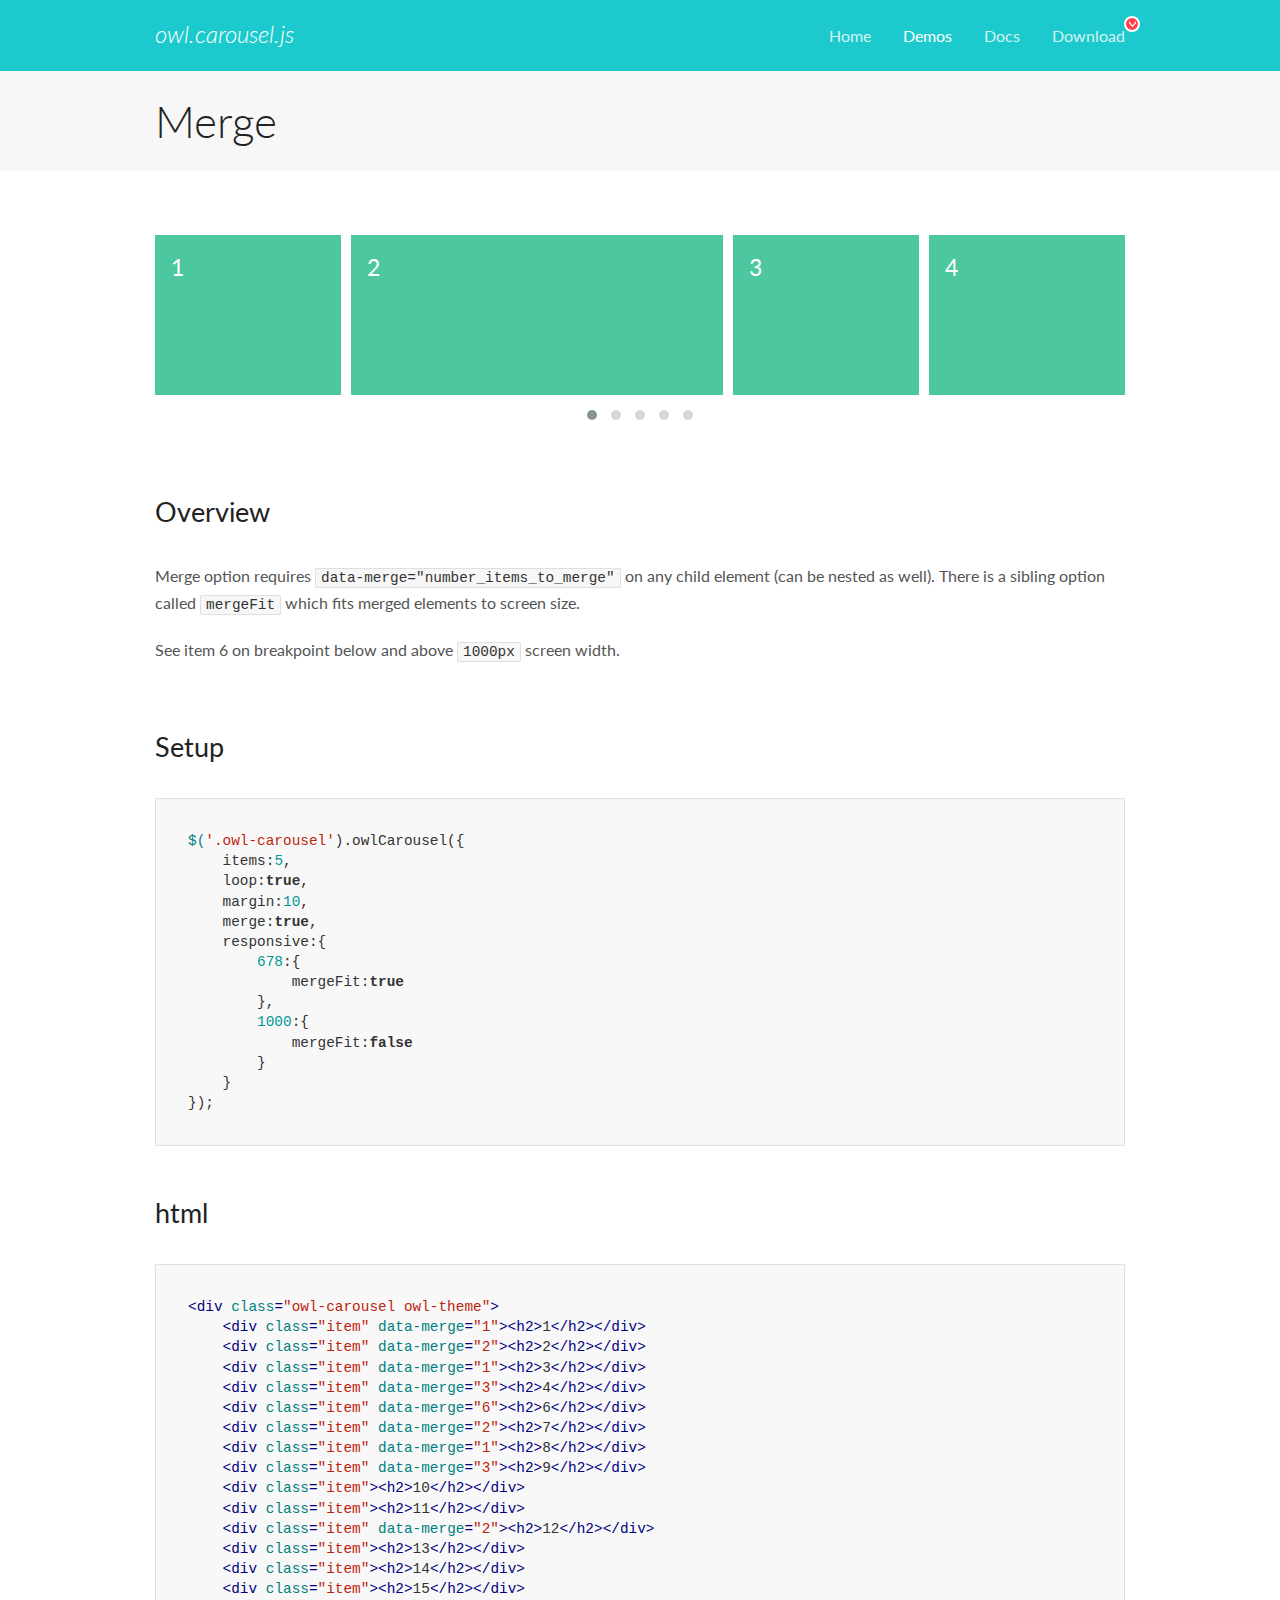
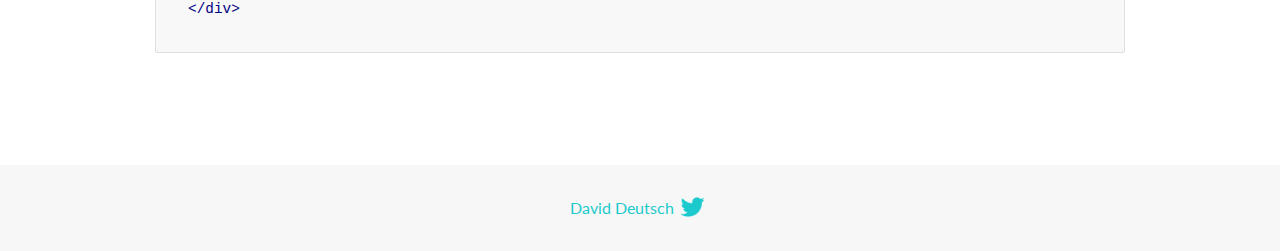
<file: assets/OwlCarousel/docs/demos/merge.html>
<!DOCTYPE html>
<html lang="en">
  <head>

    <!-- head -->
    <meta charset="utf-8">
    <meta name="msapplication-tap-highlight" content="no" />
    <meta name="viewport" content="width=device-width, initial-scale=1.0" />
    <meta name="description" content="Merge Items">
    <meta name="author" content="David Deutsch">
    <title>
      Merge Demo | Owl Carousel | 2.3.4
    </title>

    <!-- Stylesheets -->
    <link href='https://fonts.googleapis.com/css?family=Lato:300,400,700,400italic,300italic' rel='stylesheet' type='text/css'>
    <link rel="stylesheet" href="../assets/css/docs.theme.min.css">

    <!-- Owl Stylesheets -->
    <link rel="stylesheet" href="../assets/owlcarousel/assets/owl.carousel.min.css">
    <link rel="stylesheet" href="../assets/owlcarousel/assets/owl.theme.default.min.css">

    <!-- HTML5 shim and Respond.js IE8 support of HTML5 elements and media queries -->

    <!--[if lt IE 9]>
      <script src="https://oss.maxcdn.com/libs/html5shiv/3.7.0/html5shiv.js"></script>
      <script src="https://oss.maxcdn.com/libs/respond.js/1.3.0/respond.min.js"></script>
    <![endif]-->

    <!-- Favicons -->
    <link rel="apple-touch-icon-precomposed" sizes="144x144" href="../assets/ico/apple-touch-icon-144-precomposed.png">
    <link rel="shortcut icon" href="../assets/ico/favicon.png">
    <link rel="shortcut icon" href="favicon.ico">

    <!-- Yeah i know js should not be in header. Its required for demos.-->

    <!-- javascript -->
    <script src="../assets/vendors/jquery.min.js"></script>
    <script src="../assets/owlcarousel/owl.carousel.js"></script>
  </head>
  <body>

    <!-- header -->
    <header class="header">
      <div class="row">
        <div class="large-12 columns">
          <div class="brand left">
            <h3>
              <a href="/OwlCarousel2/">owl.carousel.js</a> 
            </h3>
          </div>
          <a id="toggle-nav" class="right">
            <span></span> <span></span> <span></span> 
          </a> 
          <div class="nav-bar">
            <ul class="clearfix">
              <li> <a href="/OwlCarousel2/index.html">Home</a>  </li>
              <li class="active">
                <a href="/OwlCarousel2/demos/demos.html">Demos</a> 
              </li>
              <li> <a href="/OwlCarousel2/docs/started-welcome.html">Docs</a>  </li>
              <li>
                <a href="https://github.com/OwlCarousel2/OwlCarousel2/archive/2.3.4.zip">Download</a> 
                <span class="download"></span> 
              </li>
            </ul>
          </div>
        </div>
      </div>
    </header>

    <!-- title -->
    <section class="title">
      <div class="row">
        <div class="large-12 columns">
          <h1>Merge</h1>
        </div>
      </div>
    </section>

    <!--  Demos -->
    <section id="demos">
      <div class="row">
        <div class="large-12 columns">
          <div class="owl-carousel owl-theme">
            <div class="item" data-merge="1">
              <h4>1</h4>
            </div>
            <div class="item" data-merge="2">
              <h4>2</h4>
            </div>
            <div class="item" data-merge="1">
              <h4>3</h4>
            </div>
            <div class="item" data-merge="3">
              <h4>4</h4>
            </div>
            <div class="item" data-merge="6">
              <h4>6</h4>
            </div>
            <div class="item" data-merge="2">
              <h4>7</h4>
            </div>
            <div class="item" data-merge="1">
              <h4>8</h4>
            </div>
            <div class="item" data-merge="3">
              <h4>9</h4>
            </div>
            <div class="item">
              <h4>10</h4>
            </div>
            <div class="item">
              <h4>11</h4>
            </div>
            <div class="item" data-merge="2">
              <h4>12</h4>
            </div>
            <div class="item">
              <h4>13</h4>
            </div>
            <div class="item">
              <h4>14</h4>
            </div>
            <div class="item">
              <h4>15</h4>
            </div>
          </div>
          <h3 id="overview">Overview</h3>
          <p>Merge option requires <code>data-merge=&quot;number_items_to_merge&quot;</code> on any child element (can be nested as well). There is a sibling option called <code>mergeFit</code> which fits merged elements to screen size. </p>
          <p>See item 6 on breakpoint below and above <code>1000px</code> screen width.</p>
          <h3 id="setup">Setup</h3>
          <pre><code>$(&#39;.owl-carousel&#39;).owlCarousel({
    items:5,
    loop:true,
    margin:10,
    merge:true,
    responsive:{
        678:{
            mergeFit:true
        },
        1000:{
            mergeFit:false
        }
    }
});</code></pre>
          <h3 id="html">html</h3>
          <pre><code>&lt;div class=&quot;owl-carousel owl-theme&quot;&gt;
    &lt;div class=&quot;item&quot; data-merge=&quot;1&quot;&gt;&lt;h2&gt;1&lt;/h2&gt;&lt;/div&gt;
    &lt;div class=&quot;item&quot; data-merge=&quot;2&quot;&gt;&lt;h2&gt;2&lt;/h2&gt;&lt;/div&gt;
    &lt;div class=&quot;item&quot; data-merge=&quot;1&quot;&gt;&lt;h2&gt;3&lt;/h2&gt;&lt;/div&gt;
    &lt;div class=&quot;item&quot; data-merge=&quot;3&quot;&gt;&lt;h2&gt;4&lt;/h2&gt;&lt;/div&gt;
    &lt;div class=&quot;item&quot; data-merge=&quot;6&quot;&gt;&lt;h2&gt;6&lt;/h2&gt;&lt;/div&gt;
    &lt;div class=&quot;item&quot; data-merge=&quot;2&quot;&gt;&lt;h2&gt;7&lt;/h2&gt;&lt;/div&gt;
    &lt;div class=&quot;item&quot; data-merge=&quot;1&quot;&gt;&lt;h2&gt;8&lt;/h2&gt;&lt;/div&gt;
    &lt;div class=&quot;item&quot; data-merge=&quot;3&quot;&gt;&lt;h2&gt;9&lt;/h2&gt;&lt;/div&gt;
    &lt;div class=&quot;item&quot;&gt;&lt;h2&gt;10&lt;/h2&gt;&lt;/div&gt;
    &lt;div class=&quot;item&quot;&gt;&lt;h2&gt;11&lt;/h2&gt;&lt;/div&gt;
    &lt;div class=&quot;item&quot; data-merge=&quot;2&quot;&gt;&lt;h2&gt;12&lt;/h2&gt;&lt;/div&gt;
    &lt;div class=&quot;item&quot;&gt;&lt;h2&gt;13&lt;/h2&gt;&lt;/div&gt;
    &lt;div class=&quot;item&quot;&gt;&lt;h2&gt;14&lt;/h2&gt;&lt;/div&gt;
    &lt;div class=&quot;item&quot;&gt;&lt;h2&gt;15&lt;/h2&gt;&lt;/div&gt;
&lt;/div&gt;</code></pre>
          <script>
            $(document).ready(function() {
              $('.owl-carousel').owlCarousel({
                items: 5,
                loop: true,
                margin: 10,
                merge: true,
                responsive: {
                  678: {
                    mergeFit: true
                  },
                  1000: {
                    mergeFit: false
                  }
                }
              });
            })
          </script>
        </div>
      </div>
    </section>

    <!-- footer -->
    <footer class="footer">
      <div class="row">
        <div class="large-12 columns">
          <h5>
            <a href="/OwlCarousel2/docs/support-contact.html">David Deutsch</a> 
            <a id="custom-tweet-button" href="https://twitter.com/share?url=https://github.com/OwlCarousel2/OwlCarousel2&text=Owl Carousel - This is so awesome! " target="_blank"></a> 
          </h5>
        </div>
      </div>
    </footer>

    <!-- vendors -->
    <script src="../assets/vendors/highlight.js"></script>
    <script src="../assets/js/app.js"></script>
  </body>
</html>
</file>
<file: assets/css/style.css>
body {
    font-family: "Nunito Sans", Arial, sans-serif;
}

.services_headtext {
    font-size: 24px;
}

.navbar {
    -webkit-transition: all 0.6s ease-out;
    -moz-transition: all 0.6s ease-out;
    -o-transition: all 0.6s ease-out;
    -ms-transition: all 0.6s ease-out;
    transition: all 0.6s ease-out;
}

.navbar.scrolled {
    background: #5f43b2; /* IE */
}

.navbar-img {
    width: 70px;
}

.jumbotron {
    background-image:  linear-gradient(rgba(0, 0, 0, 0.5), rgba(0, 0, 0, 0.5)), url("../img/national-theatre.jpg");
    background-position: center;
    background-repeat: no-repeat;
    background-size: cover;
    height: 100vh;
    min-width: 100%;
    background-attachment: fixed;
    color: #fefdfd;
}

.butn {
    background-color: #5f43b2;
    box-shadow: 0 4px 15px 0 rgba(45, 54, 65, 0.75);
    color: #fefdfd;
    -webkit-transition: all 0.2s ease-in;
    -moz-transition: all 0.2s ease-in;
    -ms-transition: all 0.2s ease-in;
    -o-transition: all 0.2s ease-in;
    transition: all 0.2s ease-in;
}

.butn:hover {
    background-color: #6f2da8;
}

.header_text {
    color: #010101;
}

.head_text {
    color: #5f43b2;
    overflow: hidden;
    text-align: center;
    letter-spacing: 3px;
}

.head_text::before, .head_text::after {
    background: #5f43b2;
    content: "";
    display: inline-block;
    height: 1px;
    position: relative;
    vertical-align: middle;
    width: 50%;
}

.head_text::before {
    right: 0.5px;
    margin-left: -50%;
}

.head_text::after {
    left: 0.5px;
    margin-right: -50%;
}

/*----  Main Style  ----*/
#to_let{
    /* background: #F7F7F7; */
}

#cards_landscape_wrap-2{
    /* text-align: center; */
}

#cards_landscape_wrap-2 a{
    text-decoration: none;
    outline: none;
}

#cards_landscape_wrap-2 .card-flyer {
    border-radius: 5px;
}

#cards_landscape_wrap-2 .card-flyer .image-box{
    background: #ffffff;
    overflow: hidden;
    /* box-shadow: 0px 2px 15px rgba(0, 0, 0, 0.50); */
    /* border-radius: 5px; */
}

#cards_landscape_wrap-2 .card-flyer .image-box img{
    -webkit-transition:all .9s ease; 
    -moz-transition:all .9s ease; 
    -o-transition:all .9s ease;
    -ms-transition:all .9s ease; 
    width: 100%;
    height: 200px;
}

#cards_landscape_wrap-2 .card-flyer:hover .image-box img{
    opacity: 0.7;
    -webkit-transform:scale(1.15);
    -moz-transform:scale(1.15);
    -ms-transform:scale(1.15);
    -o-transform:scale(1.15);
    transform:scale(1.15);
}

#cards_landscape_wrap-2 .card-flyer .text-box{
    /* text-align: center; */
}

#cards_landscape_wrap-2 .card-flyer .text-box .text-container{
    background-color: #5f43b2;
    margin-top: -50px;
    position: relative;
}

#cards_landscape_wrap-2 .card-flyer:hover .text-box .text-container{
    box-shadow: 0px 3px 4px rgba(0, 0, 0, 0.20);
    -webkit-transition: all 0.2s ease-in;
    -moz-transition: all 0.2s ease-in;
    -ms-transition: all 0.2s ease-in;
    -o-transition: all 0.2s ease-in;
    transition: all 0.2s ease-in;
}

#cards_landscape_wrap-2 .card-flyer{
    background: #FFFFFF;
    margin-top: 50px;
    -webkit-transition: all 0.2s ease-in;
    -moz-transition: all 0.2s ease-in;
    -ms-transition: all 0.2s ease-in;
    -o-transition: all 0.2s ease-in;
    transition: all 0.2s ease-in;
    /* box-shadow: 0px 3px 4px rgba(0, 0, 0, 0.40); */
}

#cards_landscape_wrap-2 .card-flyer:hover{
    background: #fff;
    /* box-shadow: 0px 15px 26px rgba(0, 0, 0, 0.50); */
    -webkit-transition: all 0.2s ease-in;
    -moz-transition: all 0.2s ease-in;
    -ms-transition: all 0.2s ease-in;
    -o-transition: all 0.2s ease-in;
    transition: all 0.2s ease-in;
    margin-top: 50px;
}

#cards_landscape_wrap-2 .card-flyer .text-box .text-container{
    font-size: 14px;
    letter-spacing: 1px;
    color: #b1aebb;;
}

#cards_landscape_wrap-2 .card-flyer .text-box .text-container .price .new_price {
    color: #fefdfd;
}

#cards_landscape_wrap-2 .card-flyer .text-box .text-container .price .new_price .per_month {
    color: #b1aebb;
}

#cards_landscape_wrap-2 .card-flyer .text-box .text-container .property_list {
    list-style: none;
}

#cards_landscape_wrap-2 .card-flyer .text-box .text-container h5{
    font-size: 18px; 
    /* letter-spacing: 1px; */
    color: #fefdfd;
}



#why_us .transparent_card{
    cursor: default;
}

#why_us .transparent_card p {
    color: #b1aebb;
}

#why_us .transparent_card h5 {
    color: #010101;
}

#why_us .transparent_card:hover {

}

.fa_bg {
    display: block;
    width: 100px;
    height: 100px;
    line-height: 100px;
    border-radius: 50%;
    font-size: 40px;
    color: #fefdfd;
    
}

.transparent_card .fa_bg {
    background-color: #5f43b2;   

    -webkit-transition: all .5s ease;
    -moz-transition: all .5s ease;
    -o-transition: all .5s ease;
    transition: all .5s ease;
}

.transparent_card:hover .fa_bg {
    -webkit-transform: rotate(360deg);   
    -moz-transform: rotate(360deg);
    -o-transform: rotate(360deg);
    transform: rotate(360deg);
}



.rs_how {
    background-color: #010101;
}

.rs_how .head_text {
    color: #fefdfd;
}

.rs_how h2 {
    color: #fefdfd;
}

.rs_how .fa_bg {
    background-color: #6f2da8;
}

.rs_how p {
    line-height: 2em;
}


.full_how {
    background: url('../img/interior.jpg');
    background-position: center;
    background-repeat: no-repeat;
    background-size: cover; 
}   

.full_people {
    background: url('../img/people.png');
    background-position: center;
    background-repeat: no-repeat;
    background-size: cover;
}

.text-background {
    background-color: #fff;
    margin-left: -120px !important; 
    box-shadow: -20px 0px 10px 0px rgb(0 0 0 / 13%);
}

@media only screen and (max-width: 576px) {
    .full_people {
        height: 100vh; 
    }

    .text-background {
        margin-left: 0 !important; 
        box-shadow: none;
    }
    
}

.display_parag {
    color: #b1aebb;
}

.owl_carousel_container {
    box-shadow: 0 5px 21px -14px rgb(0 0 0 / 14%);
    border: 1px solid rgba(0,0,0,.02);
}

.carousel_parag {
    color: #b1aebb;
    line-height: 2em;
}

.user_img {
    border-radius: 50%;
    width: 70px !important;
    height: 70px !important;
}
</file>
